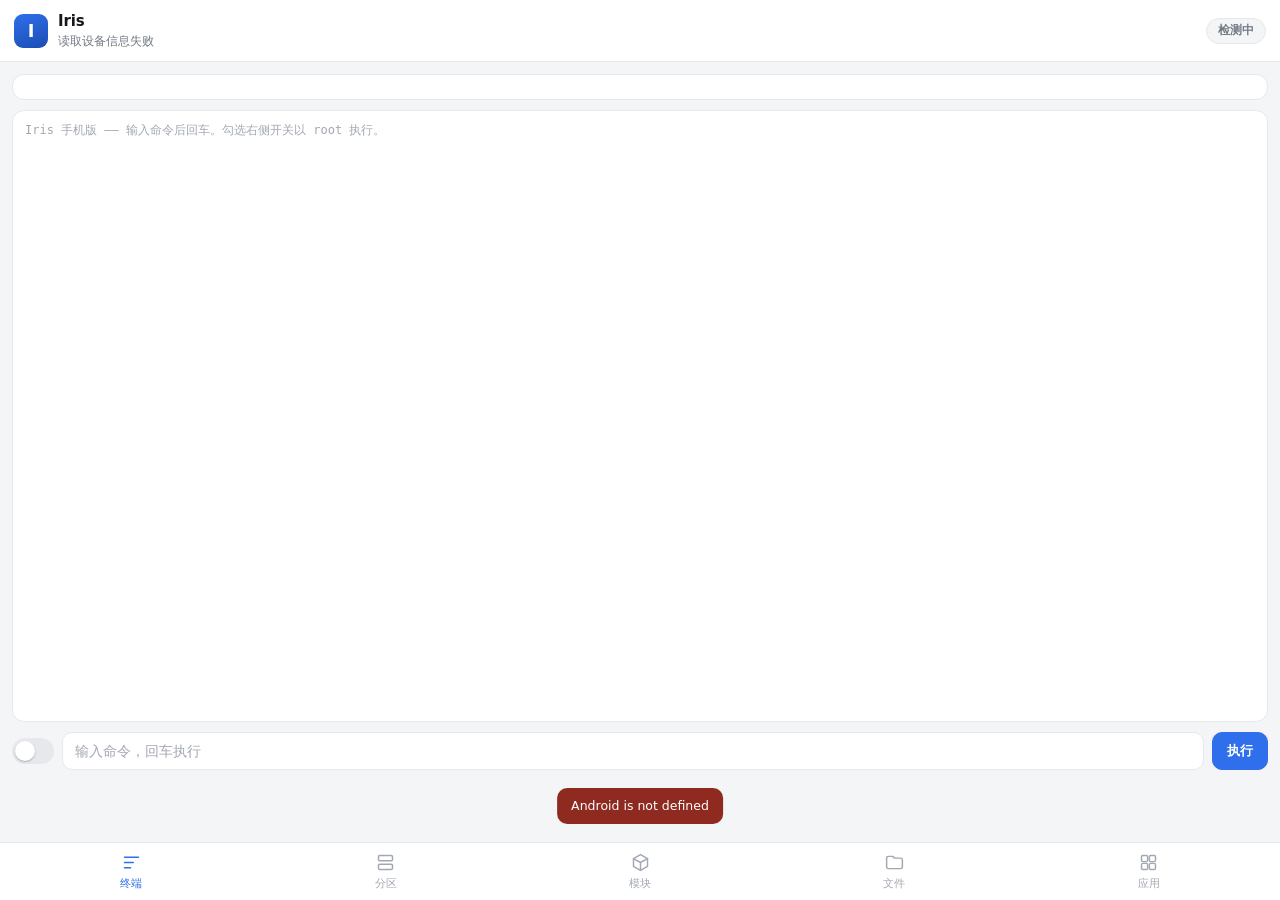
<file: android/assets/index.html>
<!DOCTYPE html>
<html lang="zh-CN">
<head>
<meta charset="utf-8">
<meta name="viewport" content="width=device-width, initial-scale=1, maximum-scale=1, user-scalable=no, viewport-fit=cover">
<title>Iris</title>
<link rel="stylesheet" href="style.css">
</head>
<body>

<header class="topbar">
  <div class="tb-left">
    <div class="logo">I</div>
    <div class="tb-text">
      <div class="tb-title">Iris <span class="ver" id="ver"></span></div>
      <div class="tb-sub" id="devline">正在读取设备…</div>
    </div>
  </div>
  <button class="pill" id="rootPill">检测中</button>
</header>

<main id="main">

  <!-- 终端 -->
  <section class="page active" id="page-terminal">
    <div class="card info-grid" id="infoGrid"></div>
    <div class="term" id="termOut"></div>
    <div class="term-bar">
      <label class="switch"><input type="checkbox" id="termRoot"><span></span></label>
      <input class="input mono" id="termCmd" placeholder="输入命令，回车执行" autocomplete="off" autocapitalize="off" spellcheck="false">
      <button class="btn primary" id="termRun">执行</button>
    </div>
  </section>

  <!-- 分区 -->
  <section class="page" id="page-parts">
    <div class="toolbar">
      <input class="input" id="partFilter" placeholder="筛选分区" spellcheck="false">
      <button class="btn" id="partRefresh">刷新</button>
    </div>
    <p class="hint">备份直接写进应用目录；还原会覆盖分区，务必看清名字。</p>
    <div id="partList" class="list"></div>
  </section>

  <!-- 模块 -->
  <section class="page" id="page-modules">
    <div class="toolbar">
      <button class="btn" id="modRefresh">刷新</button>
      <button class="btn primary" id="modInstall">安装 zip</button>
    </div>
    <p class="hint" id="modManager">正在读取模块…</p>
    <div id="modList" class="list"></div>
  </section>

  <!-- 文件 -->
  <section class="page" id="page-files">
    <div class="pathbar">
      <button class="icon-btn" id="fileUp" title="上级">↑</button>
      <input class="input mono" id="filePath" value="/sdcard" spellcheck="false" autocomplete="off">
      <button class="btn" id="fileGo">打开</button>
    </div>
    <div class="toolbar" style="margin-top:8px">
      <label class="chk"><input type="checkbox" id="fileRoot"> 以 root 浏览</label>
      <button class="btn" id="fileHome">/sdcard</button>
      <button class="btn" id="fileData">/data</button>
    </div>
    <div id="fileList" class="list"></div>
  </section>

  <!-- 应用 -->
  <section class="page" id="page-apps">
    <div class="toolbar">
      <button class="btn" id="appThird">第三方</button>
      <button class="btn" id="appAll">全部</button>
      <input class="input" id="appFilter" placeholder="筛选包名" spellcheck="false">
    </div>
    <div id="appList" class="list"></div>
  </section>

</main>

<nav class="tabbar" id="tabbar">
  <button class="tab active" data-page="terminal">
    <svg viewBox="0 0 24 24"><path d="M4 6h16M4 12h10M4 18h7"/></svg><span>终端</span>
  </button>
  <button class="tab" data-page="parts">
    <svg viewBox="0 0 24 24"><rect x="4" y="4" width="16" height="6" rx="1.5"/><rect x="4" y="14" width="16" height="6" rx="1.5"/></svg><span>分区</span>
  </button>
  <button class="tab" data-page="modules">
    <svg viewBox="0 0 24 24"><path d="M12 3l8 4.5v9L12 21l-8-4.5v-9L12 3z"/><path d="M12 12l8-4.5M12 12L4 7.5M12 12v9"/></svg><span>模块</span>
  </button>
  <button class="tab" data-page="files">
    <svg viewBox="0 0 24 24"><path d="M3 7a2 2 0 012-2h5l2 2h7a2 2 0 012 2v8a2 2 0 01-2 2H5a2 2 0 01-2-2V7z"/></svg><span>文件</span>
  </button>
  <button class="tab" data-page="apps">
    <svg viewBox="0 0 24 24"><rect x="4" y="4" width="7" height="7" rx="1.5"/><rect x="13" y="4" width="7" height="7" rx="1.5"/><rect x="4" y="13" width="7" height="7" rx="1.5"/><rect x="13" y="13" width="7" height="7" rx="1.5"/></svg><span>应用</span>
  </button>
</nav>

<div class="toast" id="toast"></div>

<div class="modal-mask hidden" id="modalMask">
  <div class="modal">
    <h3 id="modalTitle">确认</h3>
    <p id="modalText"></p>
    <div class="modal-btns">
      <button class="btn" id="modalCancel">取消</button>
      <button class="btn danger" id="modalOk">确认</button>
    </div>
  </div>
</div>

<script src="app.js"></script>
</body>
</html>
</file>
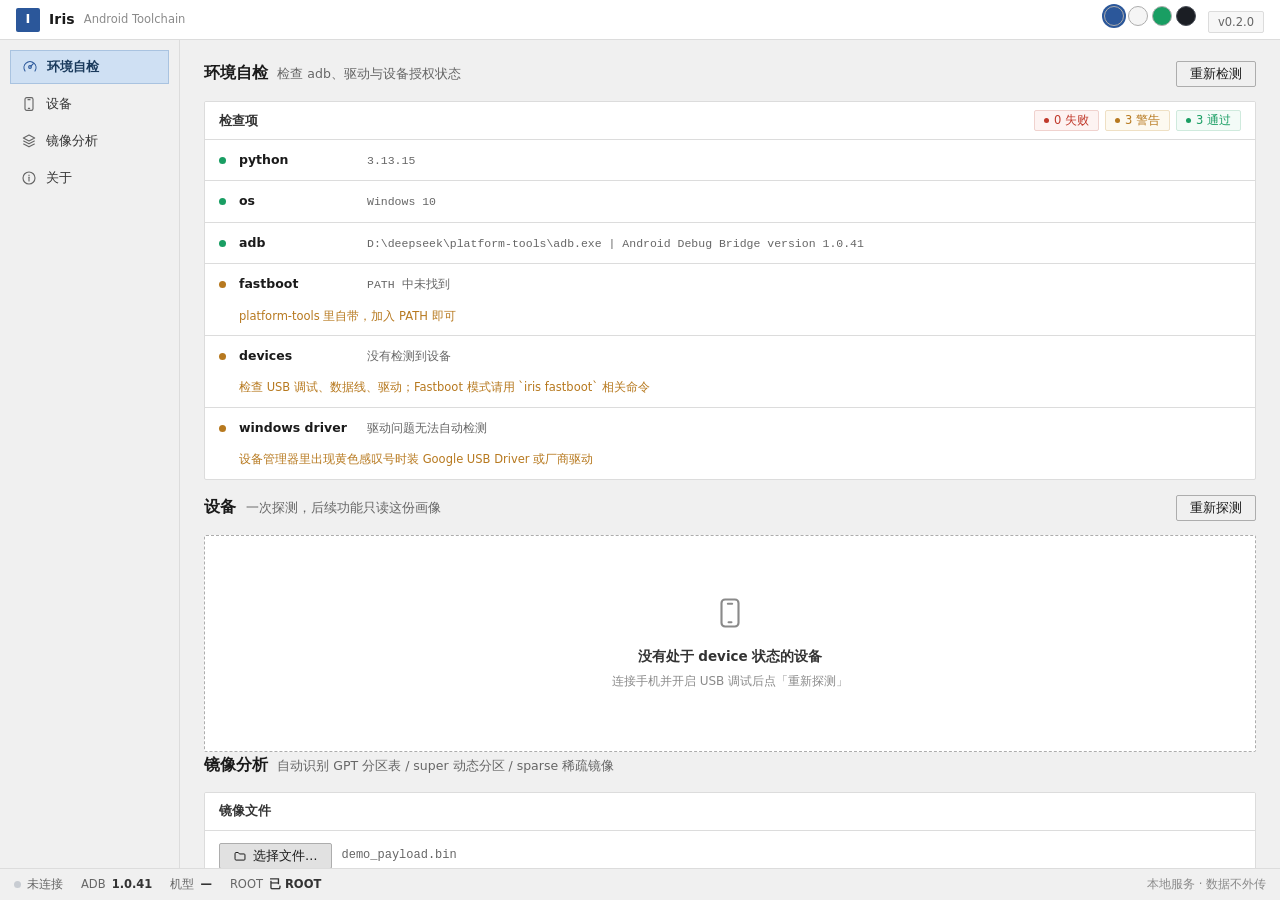
<file: Iris-快照.html>
<!DOCTYPE html>
<html lang="zh-CN">
<head>
<meta charset="utf-8">
<meta name="viewport" content="width=device-width, initial-scale=1">
<title>Iris · Android Toolchain</title>
<style>
:root {
  --bg: #f6f7f8;
  --panel: #ffffff;
  --panel-2: #fafbfb;
  --line: #ebedef;
  --line-2: #dcdfe3;
  --text: #1f2328;
  --text-2: #3d434b;
  --muted: #6b7280;
  --dim: #9aa1a9;
  --accent: #199e63;
  --accent-hover: #148a55;
  --accent-weak: #eaf7f0;
  --accent-line: #c9e9d8;
  --ok: #199e63;
  --warn: #b7791f;
  --fail: #c0392b;
  --mono: "Cascadia Mono", Consolas, "Courier New", monospace;
}

* { box-sizing: border-box; margin: 0; padding: 0; }
html, body { height: 100%; }

body {
  background: var(--bg);
  color: var(--text);
  font-family: "Microsoft YaHei UI", "Microsoft YaHei", "Segoe UI", system-ui, sans-serif;
  font-size: 13px;
  line-height: 1.6;
  -webkit-font-smoothing: antialiased;
}

code, .mono { font-family: var(--mono); font-size: .94em; }
.hidden { display: none !important; }

.app { display: flex; flex-direction: column; height: 100vh; }

/* ---------------- 标题栏 ---------------- */
.titlebar {
  height: 48px; flex: none;
  display: flex; align-items: center; gap: 10px;
  padding: 0 16px;
  background: var(--panel);
  border-bottom: 1px solid var(--line);
}
.tb-brand { display: flex; align-items: center; gap: 9px; }
.tb-logo {
  width: 24px; height: 24px; border-radius: 6px;
  background: var(--accent); color: #fff;
  display: grid; place-items: center;
  font-size: 13px; font-weight: 700;
}
.tb-name { font-size: 14px; font-weight: 700; letter-spacing: .01em; }
.tb-sub { font-size: 11.5px; color: var(--dim); }
.tb-right { margin-left: auto; }
.tb-chip {
  height: 22px; padding: 0 9px; display: inline-flex; align-items: center;
  border-radius: 11px; font-size: 11.5px; color: var(--muted);
  background: var(--panel-2); border: 1px solid var(--line);
}

/* ---------------- 主体 ---------------- */
.body { flex: 1; display: flex; min-height: 0; }

.side {
  width: 180px; flex: none;
  background: var(--panel);
  border-right: 1px solid var(--line);
  padding: 10px 10px;
  display: flex; flex-direction: column; gap: 3px;
}

.nav {
  display: flex; align-items: center; gap: 9px;
  height: 38px; padding: 0 11px;
  border: 0; border-radius: 7px;
  background: transparent; color: var(--text-2);
  font: inherit; font-size: 13px; text-align: left; cursor: pointer;
  transition: background .12s, color .12s;
}
.nav svg {
  width: 16px; height: 16px; flex: none;
  fill: none; stroke: currentColor; stroke-width: 1.7;
  stroke-linecap: round; stroke-linejoin: round;
  color: var(--muted);
}
.nav:hover { background: #f3f5f4; }
.nav.active { background: var(--accent-weak); color: var(--accent-hover); font-weight: 600; }
.nav.active svg { color: var(--accent); }

.content { flex: 1; overflow-y: auto; padding: 20px 24px 32px; }

/* ---------------- 页头 ---------------- */
.page-head { display: flex; align-items: baseline; gap: 10px; margin-bottom: 14px; }
h1 { font-size: 16px; font-weight: 700; letter-spacing: -.01em; }
.page-head p { font-size: 12.5px; color: var(--muted); }
.page-head .btn { margin-left: auto; }

/* ---------------- 分组框 ---------------- */
.group {
  background: var(--panel);
  border: 1px solid var(--line);
  border-radius: 8px;
  margin-bottom: 14px;
  overflow: hidden;
}
.group-head {
  min-height: 38px;
  display: flex; align-items: center; gap: 10px;
  padding: 0 14px;
  background: var(--panel);
  border-bottom: 1px solid var(--line);
  font-size: 12.5px; font-weight: 600; color: var(--text-2);
}
.group-head > span:first-child { flex: none; }
.group-note { font-size: 12px; font-weight: 400; color: var(--muted); }
.group-chips { margin-left: auto; display: flex; gap: 6px; }

/* 按钮 */
.btn {
  height: 29px; padding: 0 13px;
  display: inline-flex; align-items: center; gap: 6px;
  border-radius: 6px; cursor: pointer;
  border: 1px solid var(--line-2);
  background: var(--panel); color: var(--text-2);
  font: inherit; font-size: 12.5px;
  transition: background .12s, border-color .12s, color .12s, box-shadow .12s;
}
.btn:hover { background: #f6f8f7; border-color: #c8ccd2; }
.btn:active { background: #eff2f0; }
.btn:disabled { opacity: .5; cursor: default; }
.btn-primary {
  background: var(--accent); color: #fff; border-color: var(--accent);
  box-shadow: 0 1px 2px rgba(25, 158, 99, .28);
}
.btn-primary:hover { background: var(--accent-hover); border-color: var(--accent-hover); color: #fff; }
.btn-ico {
  width: 14px; height: 14px; fill: none; stroke: currentColor;
  stroke-width: 1.7; stroke-linecap: round; stroke-linejoin: round;
}

/* ---------------- 检查项 ---------------- */
.chip {
  height: 21px; padding: 0 9px; display: inline-flex; align-items: center; gap: 5px;
  border-radius: 11px; font-size: 11.5px; font-weight: 500;
  border: 1px solid var(--line); background: var(--panel);
  color: var(--muted);
}
.chip i { width: 5px; height: 5px; border-radius: 50%; background: currentColor; }
.chip.ok { color: var(--ok); border-color: #cfeadd; background: #f3fbf7; }
.chip.warn { color: var(--warn); border-color: #efe0c4; background: #fdf9f0; }
.chip.fail { color: var(--fail); border-color: #f0d2ce; background: #fdf3f2; }

.rows { display: block; }
.row {
  display: grid;
  grid-template-columns: 10px 118px 1fr;
  gap: 10px; align-items: baseline;
  padding: 10px 14px;
  border-bottom: 1px solid var(--line);
}
.row:last-child { border-bottom: 0; }
.row:hover { background: var(--panel-2); }
.row .dot { width: 7px; height: 7px; border-radius: 50%; background: var(--dim); margin-top: 5px; }
.row.ok .dot { background: var(--ok); }
.row.warn .dot { background: var(--warn); }
.row.fail .dot { background: var(--fail); }
.row .k { font-size: 12.5px; font-weight: 600; color: var(--text); }
.row .v { font-family: var(--mono); font-size: 11.5px; color: var(--muted); word-break: break-all; }
.row .hint { grid-column: 2 / 4; margin-top: 2px; font-size: 11.5px; color: var(--warn); }

/* ---------------- 字段 ---------------- */
.fields {
  display: grid;
  grid-template-columns: repeat(auto-fill, minmax(240px, 1fr));
}
.field {
  display: flex; align-items: baseline; gap: 10px;
  padding: 10px 14px;
  border-bottom: 1px solid var(--line);
  border-right: 1px solid var(--line);
  min-width: 0;
}
.field em {
  flex: none; width: 72px;
  font-style: normal; font-size: 12px; color: var(--muted);
}
.field b {
  font-size: 12.5px; font-weight: 600; color: var(--text);
  word-break: break-all; font-variant-numeric: tabular-nums;
}

/* ---------------- 表格 ---------------- */
.table-wrap { overflow-x: auto; }
table { width: 100%; border-collapse: collapse; }
th {
  padding: 9px 14px; text-align: left;
  font-size: 11.5px; font-weight: 600; color: var(--muted);
  background: var(--panel-2);
  border-bottom: 1px solid var(--line);
  white-space: nowrap;
}
td {
  padding: 9px 14px; font-size: 12.5px; color: var(--text-2);
  border-bottom: 1px solid var(--line);
  font-variant-numeric: tabular-nums;
}
tbody tr:last-child td { border-bottom: 0; }
tbody tr:hover { background: var(--panel-2); }

/* ---------------- 文件行 / 空态 ---------------- */
.filerow { display: flex; align-items: center; gap: 10px; padding: 12px 14px; }
.path { font-family: var(--mono); font-size: 12px; color: var(--muted); word-break: break-all; }

.empty {
  background: var(--panel);
  border: 1px dashed var(--line-2);
  border-radius: 8px;
  padding: 60px 20px;
  text-align: center;
  color: var(--muted);
}
.empty svg {
  width: 34px; height: 34px; margin-bottom: 10px;
  fill: none; stroke: var(--dim); stroke-width: 1.5;
  stroke-linecap: round; stroke-linejoin: round;
}
.empty b { display: block; font-size: 13.5px; color: var(--text-2); }
.empty span { display: block; margin-top: 4px; font-size: 12px; color: var(--dim); }

.tag {
  height: 21px; padding: 0 9px; display: inline-flex; align-items: center;
  border-radius: 11px; font-size: 11.5px; font-weight: 600;
  color: var(--accent-hover); background: var(--accent-weak);
  border: 1px solid var(--accent-line);
}

.meta { padding: 10px 14px; font-size: 12px; color: var(--muted); border-bottom: 1px solid var(--line); }
.meta b { color: var(--text-2); font-weight: 600; }

.alert {
  padding: 10px 14px; border-radius: 8px; font-size: 12.5px; white-space: pre-wrap;
  background: #fdf3f2; border: 1px solid #f0d2ce; color: var(--fail);
}

/* ---------------- 状态栏 ---------------- */
.statusbar {
  height: 32px; flex: none;
  display: flex; align-items: center; gap: 18px;
  padding: 0 14px;
  background: var(--panel);
  border-top: 1px solid var(--line);
  font-size: 11.5px; color: var(--muted);
}
.sb { display: inline-flex; align-items: center; gap: 6px; white-space: nowrap; }
.sb b { color: var(--text-2); font-weight: 600; }
.sb-grow { flex: 1; }
.sb-dim { color: var(--dim); }
.led { width: 7px; height: 7px; border-radius: 50%; background: #c8ccd2; }
.led.on { background: var(--ok); box-shadow: 0 0 0 3px rgba(25, 158, 99, .13); }

/* ---------------- 滚动条 ---------------- */
::-webkit-scrollbar { width: 11px; height: 11px; }
::-webkit-scrollbar-thumb {
  background: #d4d8dd; border: 3px solid transparent;
  background-clip: content-box; border-radius: 8px;
}
::-webkit-scrollbar-thumb:hover { background: #bfc4cb; background-clip: content-box; }

@media (max-width: 780px) {
  .side { width: 56px; padding: 8px 6px; }
  .nav { justify-content: center; padding: 0; }
  .nav span { display: none; }
  .content { padding: 14px 14px 24px; }
  .row { grid-template-columns: 10px 1fr; }
  .row .v { grid-column: 2; }
}

</style>
<style>
/* 主题覆盖层：只改变量 + 个别形状，不改结构 */

/* ---------- 系统灰（Win32 工具风，最接近柚坛/紫罗兰） ---------- */
[data-theme="win"] {
  --bg: #f0f0f0;
  --panel: #ffffff;
  --panel-2: #f7f7f7;
  --line: #dcdcdc;
  --line-2: #adadad;
  --text: #1a1a1a;
  --text-2: #333333;
  --muted: #666666;
  --dim: #8a8a8a;
  --accent: #2b579a;
  --accent-hover: #1f437a;
  --accent-weak: #e8eef7;
  --accent-line: #b9c8de;
}
[data-theme="win"] .titlebar { height: 40px; background: #fff; }
[data-theme="win"] .side { background: #f0f0f0; border-right: 1px solid #dcdcdc; }
[data-theme="win"] .nav { border-radius: 0; height: 34px; }
[data-theme="win"] .nav.active {
  background: #cfe0f3; color: #1a3a5c; font-weight: 600;
  border: 1px solid #a9c3e0;
}
[data-theme="win"] .group,
[data-theme="win"] .btn,
[data-theme="win"] .empty,
[data-theme="win"] .tag,
[data-theme="win"] .chip,
[data-theme="win"] .tb-chip,
[data-theme="win"] .tb-logo,
[data-theme="win"] .stat,
[data-theme="win"] .field,
[data-theme="win"] .alert { border-radius: 2px; box-shadow: none; }
[data-theme="win"] .group-head { background: #fff; }
[data-theme="win"] .btn { background: #f0f0f0; border-color: #adadad; color: #1a1a1a; height: 26px; }
[data-theme="win"] .btn:hover { background: #e5f1fb; border-color: #0078d7; }
[data-theme="win"] .btn-primary {
  background: #e1e1e1; border-color: #adadad; color: #1a1a1a;
}
[data-theme="win"] .btn-primary:hover { background: #e5f1fb; border-color: #0078d7; }
[data-theme="win"] th { background: #f0f0f0; }
[data-theme="win"] .statusbar { background: #f0f0f0; }
[data-theme="win"] .tb-logo { background: #2b579a; }

/* ---------- 素白（极简，黑白灰 + 一点蓝） ---------- */
[data-theme="light"] {
  --bg: #ffffff;
  --panel: #ffffff;
  --panel-2: #fafafa;
  --line: #ececec;
  --line-2: #dcdcdc;
  --text: #111111;
  --text-2: #333333;
  --muted: #767676;
  --dim: #a0a0a0;
  --accent: #111111;
  --accent-hover: #000000;
  --accent-weak: #f4f4f4;
  --accent-line: #e2e2e2;
}
[data-theme="light"] .side { background: #fafafa; }
[data-theme="light"] .tb-logo { background: #111; }
[data-theme="light"] .btn-primary { background: #111; border-color: #111; }
[data-theme="light"] .btn-primary:hover { background: #000; border-color: #000; }

/* ---------- 深夜 ---------- */
[data-theme="dark"] {
  --bg: #14161a;
  --panel: #1b1e24;
  --panel-2: #21252c;
  --line: #2a2f38;
  --line-2: #39404b;
  --text: #e6e8ec;
  --text-2: #c2c7d0;
  --muted: #8b93a0;
  --dim: #6b7280;
  --accent: #4ea1ff;
  --accent-hover: #6fb3ff;
  --accent-weak: #1e2b3d;
  --accent-line: #2f4460;
}
[data-theme="dark"] .side { background: #171a1f; }
[data-theme="dark"] .titlebar,
[data-theme="dark"] .statusbar { background: #1b1e24; }
[data-theme="dark"] .tb-logo { background: #4ea1ff; color: #0b0d10; }
[data-theme="dark"] th { background: #21252c; }
[data-theme="dark"] .row:hover,
[data-theme="dark"] tbody tr:hover { background: #21252c; }
[data-theme="dark"] .btn { background: #21252c; color: var(--text); }
[data-theme="dark"] .alert { background: #2a1d1f; border-color: #4a2b2f; color: #ff9ba4; }

/* ---------- 主题切换按钮 ---------- */
.themes { display: inline-flex; gap: 4px; margin-right: 8px; }
.theme-btn {
  width: 20px; height: 20px; padding: 0; cursor: pointer;
  border-radius: 50%; border: 1px solid var(--line-2);
  transition: transform .12s, box-shadow .12s;
}
.theme-btn:hover { transform: scale(1.12); }
.theme-btn[aria-pressed="true"] { box-shadow: 0 0 0 2px var(--accent); }
.theme-btn[data-t="green"] { background: #199e63; }
.theme-btn[data-t="win"]   { background: #2b579a; }
.theme-btn[data-t="light"] { background: #f5f5f5; }
.theme-btn[data-t="dark"]  { background: #1b1e24; border-color: #4a4f58; }

</style>
<script>window.__IRIS_DATA__ = {"/api/doctor": {"platform": "Windows-10-10.0.19045-SP0", "python": "3.13.15", "checks": [{"name": "python", "status": "ok", "detail": "3.13.15", "hint": ""}, {"name": "os", "status": "ok", "detail": "Windows 10", "hint": ""}, {"name": "adb", "status": "ok", "detail": "D:\\deepseek\\platform-tools\\adb.exe | Android Debug Bridge version 1.0.41", "hint": ""}, {"name": "fastboot", "status": "warn", "detail": "PATH 中未找到", "hint": "platform-tools 里自带，加入 PATH 即可"}, {"name": "devices", "status": "warn", "detail": "没有检测到设备", "hint": "检查 USB 调试、数据线、驱动；Fastboot 模式请用 `iris fastboot` 相关命令"}, {"name": "windows driver", "status": "warn", "detail": "驱动问题无法自动检测", "hint": "设备管理器里出现黄色感叹号时装 Google USB Driver 或厂商驱动"}]}, "/api/info_error": "没有处于 device 状态的设备", "/api/analyze": {"kind": "payload", "payload": {"version": 2, "block_size": 4096, "data_start": 144, "partition_count": 2, "partitions": [{"name": "boot", "size_bytes": 8192, "operation_count": 1, "operations": ["REPLACE"], "extractable": true}, {"name": "system", "size_bytes": 12288, "operation_count": 1, "operations": ["REPLACE"], "extractable": true}]}}};</script>
</head>
<body data-theme="win">
<svg width="0" height="0" style="position:absolute" aria-hidden="true">
  <symbol id="i-gauge" viewBox="0 0 24 24"><path d="M12 14a2 2 0 1 0 0-4 2 2 0 0 0 0 4Z"/><path d="M13.4 10.6 17 7"/><path d="M4.5 18a9 9 0 1 1 15 0"/></symbol>
  <symbol id="i-phone" viewBox="0 0 24 24"><rect x="6" y="2.5" width="12" height="19" rx="2.5"/><path d="M10.5 5.5h3"/><path d="M11 18.5h2"/></symbol>
  <symbol id="i-layers" viewBox="0 0 24 24"><path d="m12 3 8.5 4.5L12 12 3.5 7.5 12 3Z"/><path d="m4 12 8 4.3 8-4.3"/><path d="m4 16.5 8 4.3 8-4.3"/></symbol>
  <symbol id="i-info" viewBox="0 0 24 24"><circle cx="12" cy="12" r="9"/><path d="M12 11v5.5"/><path d="M12 7.6v.9"/></symbol>
  <symbol id="i-folder" viewBox="0 0 24 24"><path d="M3.5 7.5A1.5 1.5 0 0 1 5 6h4l2 2.5h8A1.5 1.5 0 0 1 20.5 10v7.5A1.5 1.5 0 0 1 19 19H5a1.5 1.5 0 0 1-1.5-1.5Z"/></symbol>
</svg>

<div class="app">
  <header class="titlebar">
    <div class="tb-brand">
      <span class="tb-logo">I</span>
      <span class="tb-name">Iris</span>
      <span class="tb-sub">Android Toolchain</span>
    </div>
    <div class="tb-right">
      <span class="themes" id="themes">
        <button class="theme-btn" data-t="win" title="系统灰"></button>
        <button class="theme-btn" data-t="light" title="素白"></button>
        <button class="theme-btn" data-t="green" title="绿"></button>
        <button class="theme-btn" data-t="dark" title="深夜"></button>
      </span>
      <span class="tb-chip" id="tb-version">v0.2.0</span>
    </div>
  </header>

  <div class="body">
    <nav class="side">
      <button class="nav active" data-view="doctor"><svg><use href="#i-gauge"/></svg><span>环境自检</span></button>
      <button class="nav" data-view="device"><svg><use href="#i-phone"/></svg><span>设备</span></button>
      <button class="nav" data-view="image"><svg><use href="#i-layers"/></svg><span>镜像分析</span></button>
      <button class="nav" data-view="about"><svg><use href="#i-info"/></svg><span>关于</span></button>
    </nav>

    <main class="content">
      <!-- 环境自检 -->
      <section class="view active" id="view-doctor">
        <div class="page-head">
          <h1>环境自检</h1>
          <p>检查 adb、驱动与设备授权状态</p>
          <button class="btn" id="btn-doctor">重新检测</button>
        </div>

        <div class="group">
          <div class="group-head">
            <span>检查项</span>
            <span class="group-chips" id="doctor-chips"><span class="chip fail"><i></i>0 失败</span><span class="chip warn"><i></i>3 警告</span><span class="chip ok"><i></i>3 通过</span></span>
          </div>
          <div class="rows" id="doctor-list"><div class="row ok"><i class="dot"></i><div class="k">python</div><div class="v">3.13.15</div></div><div class="row ok"><i class="dot"></i><div class="k">os</div><div class="v">Windows 10</div></div><div class="row ok"><i class="dot"></i><div class="k">adb</div><div class="v">D:\deepseek\platform-tools\adb.exe | Android Debug Bridge version 1.0.41</div></div><div class="row warn"><i class="dot"></i><div class="k">fastboot</div><div class="v">PATH 中未找到</div><div class="hint">platform-tools 里自带，加入 PATH 即可</div></div><div class="row warn"><i class="dot"></i><div class="k">devices</div><div class="v">没有检测到设备</div><div class="hint">检查 USB 调试、数据线、驱动；Fastboot 模式请用 `iris fastboot` 相关命令</div></div><div class="row warn"><i class="dot"></i><div class="k">windows driver</div><div class="v">驱动问题无法自动检测</div><div class="hint">设备管理器里出现黄色感叹号时装 Google USB Driver 或厂商驱动</div></div></div>
        </div>
      </section>

      <!-- 设备 -->
      <section class="view" id="view-device">
        <div class="page-head">
          <h1>设备</h1>
          <p>一次探测，后续功能只读这份画像</p>
          <button class="btn" id="btn-refresh">重新探测</button>
        </div>

        <div id="device-empty" class="empty">
          <svg><use href="#i-phone"/></svg>
          <b>没有处于 device 状态的设备</b>
          <span>连接手机并开启 USB 调试后点「重新探测」</span>
        </div>

        <div id="device-content" class="hidden">
          <div class="group">
            <div class="group-head"><span>基本信息</span></div>
            <div class="fields" id="device-fields"></div>
          </div>
          <div class="group">
            <div class="group-head"><span>探测明细</span></div>
            <div class="table-wrap" id="probe-table"></div>
          </div>
        </div>
      </section>

      <!-- 镜像分析 -->
      <section class="view" id="view-image">
        <div class="page-head">
          <h1>镜像分析</h1>
          <p>自动识别 GPT 分区表 / super 动态分区 / sparse 稀疏镜像</p>
        </div>

        <div class="group">
          <div class="group-head"><span>镜像文件</span></div>
          <div class="filerow">
            <button class="btn btn-primary" id="pick"><svg class="btn-ico"><use href="#i-folder"/></svg>选择文件…</button>
            <span class="path" id="file-name">demo_payload.bin</span>
          </div>
        </div>

        <div id="image-result">
          <div class="group">
            <div class="group-head">
              <span>分析结果</span>
              <span class="tag" id="image-kind">payload.bin</span>
              <span class="group-note" id="image-name">demo_payload.bin</span>
            </div>
            <div id="image-body"><p class="meta">payload 版本 <b>2</b> · 块 <b>4096B</b> · <b>2</b> 个分区</p><div class="table-wrap"><table><thead><tr><th>分区</th><th>解包后大小</th><th>操作数</th><th>类型</th></tr></thead><tbody><tr><td class="mono">boot</td><td>8.0KiB</td><td style="color:var(--muted)">1</td><td style="color:var(--muted)">REPLACE</td></tr><tr><td class="mono">system</td><td>12.0KiB</td><td style="color:var(--muted)">1</td><td style="color:var(--muted)">REPLACE</td></tr></tbody></table></div></div>
          </div>
        </div>

        <div id="image-error" class="alert hidden"></div>
      </section>

      <!-- 关于 -->
      <section class="view" id="view-about">
        <div class="page-head">
          <h1>关于</h1>
          <p>核心库与界面完全分离，CLI 和这个页面用的是同一套代码</p>
        </div>
        <div class="group">
          <div class="group-head"><span>软件信息</span></div>
          <div class="fields" id="about-fields"><div class="field"><em>版本</em><b>v0.2.0</b></div><div class="field"><em>许可证</em><b>GPL-3.0</b></div><div class="field"><em>运行时</em><b>Python 标准库，无第三方依赖</b></div><div class="field"><em>数据</em><b>全程本地处理，不上传</b></div><div class="field"><em>第三方二进制</em><b>不打包</b></div><div class="field"><em>前端</em><b>单页 HTML/CSS/JS + http.server</b></div></div>
        </div>
      </section>
    </main>
  </div>

  <footer class="statusbar">
    <span class="sb"><i class="led" id="sb-led"></i><span id="sb-device">未连接</span></span>
    <span class="sb">ADB <b id="sb-adb">—</b></span>
    <span class="sb">机型 <b id="sb-model">—</b></span>
    <span class="sb">ROOT <b id="sb-root">—</b></span>
    <span class="sb-grow"></span>
    <span class="sb sb-dim" id="sb-note">本地服务 · 数据不外传</span>
  </footer>
</div>

<div id="boot-error" class="alert hidden" style="margin:12px 16px 0"></div>

<script>
  window.addEventListener("error", function (e) {
    var box = document.getElementById("boot-error");
    if (!box) return;
    box.classList.remove("hidden");
    box.textContent = "页面脚本出错，部分交互不可用：" + (e.message || e);
  });
</script>
<script>window.__IRIS_TOKEN__ = "snapshot";</script>
<input type="file" id="file" hidden>
<script>
const TOKEN = window.__IRIS_TOKEN__;
const EMBED = window.__IRIS_DATA__ || null;   // 单文件快照模式

async function api(path, options = {}) {
  if (EMBED) {
    const key = path.split("?")[0];
    if (EMBED[key] !== undefined) return EMBED[key];
    if (key === "/api/info" && EMBED["/api/info_error"]) throw new Error(EMBED["/api/info_error"]);
    throw new Error("这是导出的静态快照：该功能需要本地服务（双击 启动.bat）");
  }
  const res = await fetch(path, {
    ...options,
    headers: { "X-Iris-Token": TOKEN, ...(options.headers || {}) },
  });
  const text = await res.text();
  let data;
  try { data = JSON.parse(text); } catch { data = { error: text }; }
  if (!res.ok) throw new Error(data.error || `HTTP ${res.status}`);
  return data;
}

const $ = (sel) => document.querySelector(sel);
const esc = (s) => String(s ?? "").replace(/[&<>"]/g, (c) => ({ "&": "&amp;", "<": "&lt;", ">": "&gt;", '"': "&quot;" }[c]));

function human(n) {
  const units = ["B", "KiB", "MiB", "GiB", "TiB"];
  let v = n, i = 0;
  while (v >= 1024 && i < units.length - 1) { v /= 1024; i++; }
  return (i === 0 ? v : v.toFixed(1)) + units[i];
}

/* ---------- 导航 ---------- */
document.querySelectorAll(".nav").forEach((btn) => {
  btn.addEventListener("click", () => {
    document.querySelectorAll(".nav").forEach((b) => b.classList.remove("active"));
    document.querySelectorAll(".view").forEach((v) => v.classList.remove("active"));
    btn.classList.add("active");
    $("#view-" + btn.dataset.view).classList.add("active");
    if (btn.dataset.view === "device") loadDevice(false);
  });
});

/* ---------- 状态栏 ---------- */
function setStatus({ connected, model, root, adb }) {
  $("#sb-led").classList.toggle("on", !!connected);
  $("#sb-device").textContent = connected ? "已连接" : "未连接";
  if (model !== undefined) $("#sb-model").textContent = model || "—";
  if (root !== undefined) $("#sb-root").textContent = root ? "已 ROOT" : "未 ROOT";
  if (adb !== undefined) $("#sb-adb").textContent = adb || "—";
}

/* ---------- 环境自检 ---------- */
async function loadDoctor() {
  const list = $("#doctor-list");
  const chips = $("#doctor-chips");
  list.innerHTML = '<div class="row"><i class="dot"></i><div class="k">检测中</div><div class="v"></div></div>';
  chips.innerHTML = "";

  try {
    const data = await api("/api/doctor");
    const n = (s) => data.checks.filter((c) => c.status === s).length;

    chips.innerHTML = [
      `<span class="chip fail"><i></i>${n("fail")} 失败</span>`,
      `<span class="chip warn"><i></i>${n("warn")} 警告</span>`,
      `<span class="chip ok"><i></i>${n("ok")} 通过</span>`,
    ].join("");

    list.innerHTML = data.checks.map((c) => `
      <div class="row ${c.status}">
        <i class="dot"></i>
        <div class="k">${esc(c.name)}</div>
        <div class="v">${esc(c.detail)}</div>
        ${c.hint && c.status !== "ok" ? `<div class="hint">${esc(c.hint)}</div>` : ""}
      </div>`).join("");

    const adbCheck = data.checks.find((c) => c.name === "adb");
    const m = adbCheck && adbCheck.detail.match(/version\s+([\d.]+)/i);
    setStatus({
      connected: data.checks.some((c) => c.name.startsWith("device ") && c.status === "ok"),
      adb: m ? m[1] : (adbCheck && adbCheck.status === "ok" ? "已就绪" : "未找到"),
    });
  } catch (e) {
    chips.innerHTML = '<span class="chip fail"><i></i>检测失败</span>';
    list.innerHTML = `<div class="row fail"><i class="dot"></i><div class="k">错误</div>
      <div class="v">${esc(e.message)}</div></div>`;
  }
}

/* ---------- 设备 ---------- */
const FIELDS = [
  ["序列号", (p) => p.serial],
  ["机型", (p) => `${p.brand || ""} ${p.model || ""}`.trim()],
  ["代号", (p) => p.codename],
  ["SoC", (p) => `${p.soc_manufacturer || ""} ${p.soc_model || ""}`.trim()],
  ["系统", (p) => `Android ${p.android_release || "?"} · SDK ${p.sdk || "?"}`],
  ["架构", (p) => p.abi],
  ["安全补丁", (p) => p.security_patch],
  ["槽位", (p) => (p.ab_update ? `A/B（${p.slot_suffix || "?"}）` : "单槽位")],
  ["ROOT", (p) => (p.root ? "是" : "否")],
  ["by-name 根", (p) => p.by_name_root || "未探测到"],
  ["块设备", (p) => p.block_device || "未知"],
  ["已知分区", (p) => (p.partitions ? `${Object.keys(p.partitions).length} 个` : "0")],
];

async function loadDevice(refresh) {
  const empty = $("#device-empty");
  const content = $("#device-content");
  try {
    const p = await api("/api/info" + (refresh ? "?refresh=1" : ""));
    empty.classList.add("hidden");
    content.classList.remove("hidden");

    $("#device-fields").innerHTML = FIELDS.map(([label, get]) =>
      `<div class="field"><em>${esc(label)}</em><b>${esc(get(p) || "—")}</b></div>`).join("");

    const rows = (p.probes || []).map((pr) => `
      <tr><td class="mono">${esc(pr.name)}</td>
          <td>${pr.ok ? '<span style="color:var(--ok)">✓</span>' : '<span style="color:var(--fail)">✗</span>'}</td>
          <td class="mono" style="color:var(--muted)">${esc(pr.evidence)}</td></tr>`).join("");

    $("#probe-table").innerHTML = `
      <table><thead><tr><th>探测项</th><th>结果</th><th>证据</th></tr></thead>
      <tbody>${rows}</tbody></table>`;

    setStatus({ connected: true, model: p.model || "—", root: !!p.root });
  } catch (e) {
    setStatus({ connected: false, model: "—", root: "—" });
    content.classList.add("hidden");
    empty.classList.remove("hidden");
    empty.querySelector("b").textContent = e.message;
  }
}

/* ---------- 镜像分析 ---------- */
const fileInput = $("#file");

$("#pick").addEventListener("click", () => fileInput.click());
fileInput.addEventListener("change", () => fileInput.files[0] && upload(fileInput.files[0]));

// 整窗口拖放
["dragenter", "dragover"].forEach((ev) => window.addEventListener(ev, (e) => e.preventDefault()));
window.addEventListener("drop", (e) => {
  e.preventDefault();
  const f = e.dataTransfer && e.dataTransfer.files[0];
  if (f) {
    document.querySelector('.nav[data-view="image"]').click();
    upload(f);
  }
});

async function upload(file) {
  const errBox = $("#image-error");
  const result = $("#image-result");

  $("#file-name").textContent = `${file.name} · ${(file.size / 1048576).toFixed(1)} MB`;

  if (EMBED) {
    result.classList.add("hidden");
    errBox.textContent = "静态快照不能解析新文件。要拖拽分析，请双击 启动.bat 启动本地服务。";
    errBox.classList.remove("hidden");
    return;
  }

  errBox.classList.add("hidden");
  $("#image-kind").textContent = "分析中…";
  $("#image-name").textContent = file.name;
  result.classList.remove("hidden");
  $("#image-body").innerHTML = "";

  try {
    const data = await api("/api/upload?name=" + encodeURIComponent(file.name), {
      method: "POST",
      body: file,
      headers: { "Content-Type": "application/octet-stream" },
    });
    renderImage(data);
  } catch (e) {
    $("#image-kind").textContent = "无法识别";
    errBox.textContent = e.message;
    errBox.classList.remove("hidden");
  }
}

async function extractPart(ticket, part, btn) {
  if (!ticket) {
    alert("当前是导出快照，不能提取。请用 Iris.bat 启动本地服务。");
    return;
  }
  const label = btn.textContent;
  btn.disabled = true;
  btn.textContent = "提取中…";
  try {
    const res = await fetch(
      `/api/extract?ticket=${encodeURIComponent(ticket)}&part=${encodeURIComponent(part)}`,
      { headers: { "X-Iris-Token": TOKEN } },
    );
    if (!res.ok) throw new Error((await res.text()).slice(0, 200) || `HTTP ${res.status}`);
    const blob = await res.blob();
    const a = document.createElement("a");
    a.href = URL.createObjectURL(blob);
    a.download = `${part}.img`;
    document.body.appendChild(a);
    a.click();
    a.remove();
    setTimeout(() => URL.revokeObjectURL(a.href), 5000);
    btn.textContent = "已下载";
  } catch (e) {
    btn.textContent = label;
    btn.disabled = false;
    alert("提取失败：" + e.message);
    return;
  }
  setTimeout(() => {
    btn.textContent = label;
    btn.disabled = false;
  }, 2500);
}

function renderImage(data) {
  $("#image-kind").textContent =
    { gpt: "GPT 分区表", lp: "super 元数据", sparse: "sparse 镜像", payload: "payload.bin",
      boot: "boot 镜像", avb: "AVB 签名" }[data.kind] || data.kind;
  const body = $("#image-body");

  if (data.kind === "payload") {
    const p = data.payload;
    const rows = p.partitions.map((x) => `
      <tr><td class="mono">${esc(x.name)}</td><td>${human(x.size_bytes)}</td>
          <td style="color:var(--muted)">${x.operation_count}</td>
          <td style="color:var(--muted)">${esc(x.operations.join(", "))}</td>
          <td>${x.extractable
            ? `<button class="btn" data-part="${esc(x.name)}">提取</button>`
            : '<span style="color:var(--dim)">增量</span>'}</td></tr>`).join("");
    body.innerHTML = `
      <p class="meta">payload 版本 <b>${p.version}</b> · 块 <b>${p.block_size}B</b> ·
         <b>${p.partition_count}</b> 个分区</p>
      <div class="table-wrap"><table>
        <thead><tr><th>分区</th><th>解包后大小</th><th>操作数</th><th>类型</th><th>操作</th></tr></thead>
        <tbody>${rows}</tbody></table></div>`;
    body.querySelectorAll("button[data-part]").forEach((btn) => {
      btn.onclick = () => extractPart(data.ticket, btn.dataset.part, btn);
    });
    return;
  }

  if (data.kind === "gpt") {
    const t = data.table;
    const rows = t.partitions.map((p) => `
      <tr><td style="color:var(--muted)">${p.index}</td><td class="mono">${esc(p.name) || "(未命名)"}</td>
          <td class="mono" style="color:var(--muted)">${p.type.slice(0, 8)}</td>
          <td class="mono">${p.first_lba}</td><td>${human(p.sectors * t.sector_size)}</td></tr>`).join("");
    body.innerHTML = `
      <p class="meta">扇区 <b>${t.sector_size}B</b> · ${t.source === "primary" ? "主表" : "备份表"} ·
         CRC <b>${t.crc_ok ? "通过" : "异常"}</b> · 磁盘 <b>${esc(t.disk_guid)}</b></p>
      <div class="table-wrap"><table>
        <thead><tr><th>#</th><th>名称</th><th>类型</th><th>起始 LBA</th><th>大小</th></tr></thead>
        <tbody>${rows}</tbody></table></div>`;
  }

  if (data.kind === "lp") {
    const m = data.metadata;
    const rows = m.partitions.map((p) => `
      <tr><td class="mono">${esc(p.name)}</td><td>${p.size_human}</td>
          <td style="color:var(--muted)">${p.extent_count}</td>
          <td style="color:var(--muted)">${p.group_index}</td>
          <td>${data.ticket ? `<button class="btn" data-part="${esc(p.name)}">提取</button>` : ""}</td></tr>`).join("");
    body.innerHTML = `
      <p class="meta">版本 <b>${m.header.version}</b> · header <b>${m.header.header_size}B</b> ·
         块大小 <b>${m.geometry.logical_block_size}B</b> · 逻辑容量 <b>${human(m.logical_size)}</b>
         ${m.warnings.length ? ` · <b style="color:var(--warn)">${esc(m.warnings.join("；"))}</b>` : ""}</p>
      <div class="table-wrap"><table>
        <thead><tr><th>分区</th><th>大小</th><th>extent 数</th><th>组</th><th>操作</th></tr></thead>
        <tbody>${rows}</tbody></table></div>`;
    body.querySelectorAll("button[data-part]").forEach((btn) => {
      btn.onclick = () => extractPart(data.ticket, btn.dataset.part, btn);
    });
    return;
  }

  if (data.kind === "boot") {
    const b = data.boot;
    const rows = [
      ["header 版本", `v${b.header_version}`],
      ["头大小", `${b.header_size}B`],
      ["页大小", `${b.page_size}B`],
      ["内核", `${human(b.kernel_size)} @ ${b.kernel_offset}`],
      ["ramdisk", `${human(b.ramdisk_size)} @ ${b.ramdisk_offset}`],
      ["second", human(b.second_size)],
      ["系统版本", b.os_version],
      ["名称", b.name || "—"],
    ].map(([k, v]) => `<div class="field"><em>${esc(k)}</em><b>${esc(v)}</b></div>`).join("");
    body.innerHTML = `
      <div class="fields">${rows}</div>
      <p class="meta" style="border-bottom:0">cmdline：<b>${esc(b.cmdline || "—")}</b>
        ${b.notes.length ? ` · <b style="color:var(--warn)">${esc(b.notes.join("；"))}</b>` : ""}</p>`;
    return;
  }

  if (data.kind === "avb") {
    const a = data.avb;
    const rows = [
      ["版本", a.version],
      ["签名算法", a.algorithm],
      ["flags", `0x${a.flags.toString(16)}`],
      ["dm-verity", a.verity_disabled ? "已关闭" : "启用"],
      ["关闭项", (a.flag_names || []).join(", ") || "无"],
      ["auth / aux", `${a.auth_size}B / ${a.aux_size}B`],
      ["工具版本", a.release_string || "—"],
    ].map(([k, v]) => `<div class="field"><em>${esc(k)}</em><b>${esc(v)}</b></div>`).join("");
    const desc = (a.descriptors || []).map((d) =>
      `<tr><td class="mono">${esc(d.name)}</td><td>${d.size}B</td></tr>`).join("");
    body.innerHTML = `
      <div class="fields">${rows}</div>
      <div class="table-wrap" style="margin-top:10px"><table>
        <thead><tr><th>描述符</th><th>大小</th></tr></thead><tbody>${desc}</tbody></table></div>`;
    return;
  }

  if (data.kind === "sparse") {
    const s = data.info;
    const stats = Object.entries(s.chunk_stats).map(([k, v]) => `${k} ×${v}`).join("，");
    body.innerHTML = `
      <p class="meta">块大小 <b>${s.block_size}B</b> · <b>${s.total_blocks}</b> 块 ·
         展开后 <b>${human(s.expanded_size)}</b> · <b>${s.total_chunks}</b> 个 chunk（${esc(stats)}）</p>`;
  }
}

/* ---------- 关于 ---------- */
$("#about-fields").innerHTML = [
  ["版本", `v${(window.__IRIS_VERSION__ || "0.2.0")}`],
  ["许可证", "GPL-3.0"],
  ["运行时", "Python 标准库，无第三方依赖"],
  ["数据", "全程本地处理，不上传"],
  ["第三方二进制", "不打包"],
  ["前端", "单页 HTML/CSS/JS + http.server"],
].map(([k, v]) => `<div class="field"><em>${esc(k)}</em><b>${esc(v)}</b></div>`).join("");

/* ---------- 主题 ---------- */
const THEMES = ["win", "light", "green", "dark"];

function applyTheme(name) {
  if (!THEMES.includes(name)) name = "win";
  if (name === "green") {
    document.body.removeAttribute("data-theme");
  } else {
    document.body.dataset.theme = name;
  }
  document.querySelectorAll(".theme-btn").forEach((b) =>
    b.setAttribute("aria-pressed", String(b.dataset.t === name)));
  try { localStorage.setItem("iris-theme", name); } catch (e) { /* file:// 可能禁止 */ }
}

document.querySelectorAll(".theme-btn").forEach((b) => {
  b.addEventListener("click", () => applyTheme(b.dataset.t));
});

try {
  applyTheme(localStorage.getItem("iris-theme") || "win");
} catch (e) {
  applyTheme("win");
}

/* ---------- 启动 ---------- */
$("#btn-doctor").addEventListener("click", loadDoctor);
$("#btn-refresh").addEventListener("click", () => loadDevice(true));

loadDoctor();
loadDevice(false);

</script>
</body>
</html>
</file>
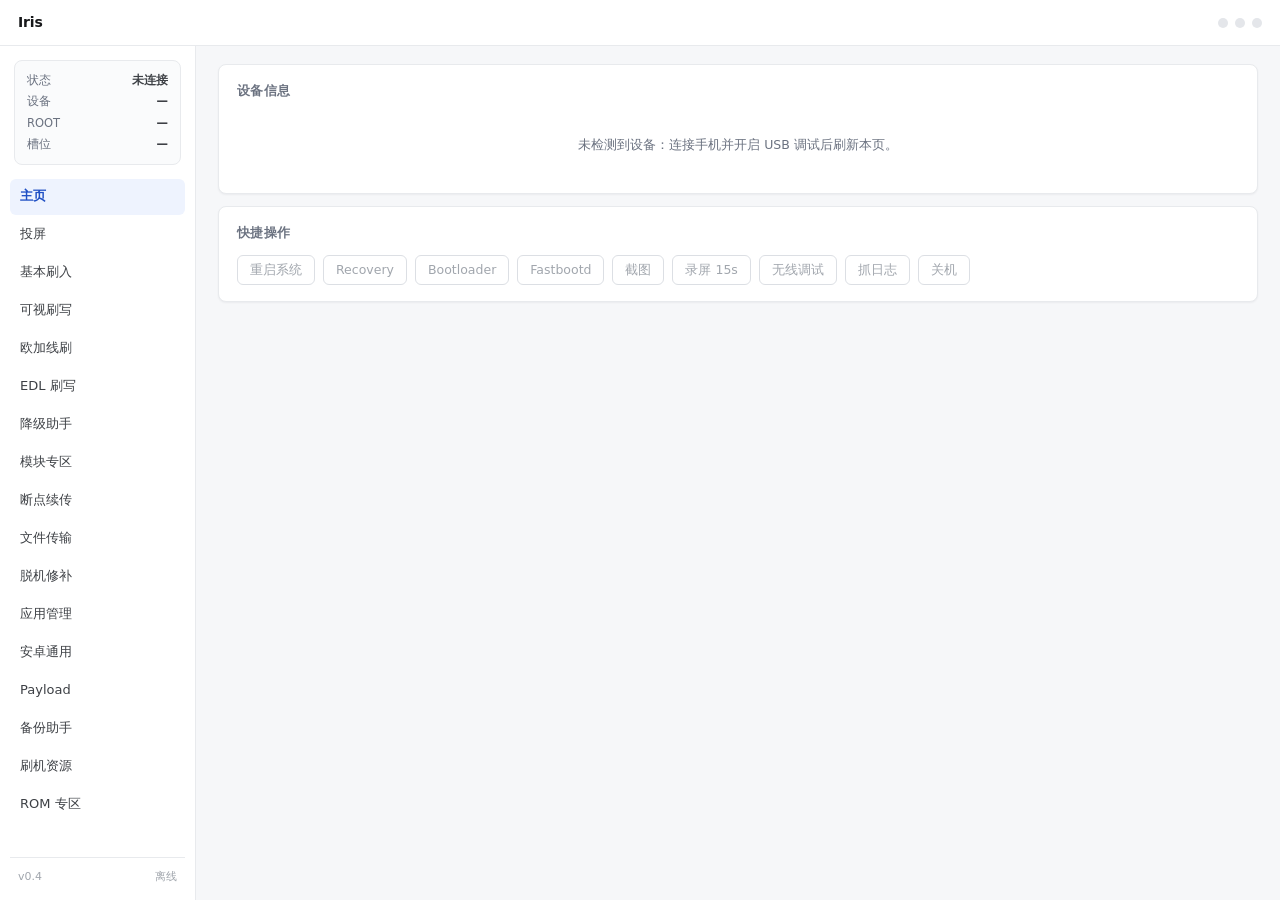
<file: preview.html>
<!DOCTYPE html>
<html lang="zh-CN">
<head>
<meta charset="utf-8">
<meta name="viewport" content="width=device-width, initial-scale=1">
<title>Iris</title>
<style>
:root {
  --bg: #f6f7f9;
  --card: #ffffff;
  --line: #e8eaed;
  --line-2: #dcdfe4;
  --text: #17181a;
  --text-2: #3d4045;
  --muted: #6b7280;
  --dim: #a1a6ad;
  --accent: #2f6feb;
  --accent-soft: #eef3fe;
  --ok: #1f8a54;
  --warn: #a26a12;
  --fail: #b4362b;
  --mono: "Cascadia Mono", Consolas, "Courier New", monospace;
  --r: 8px;
  --shadow: 0 1px 2px rgba(16, 24, 40, .05);
}

* { box-sizing: border-box; margin: 0; padding: 0; }
html, body { height: 100%; }

body {
  background: var(--bg);
  color: var(--text);
  font-family: "Microsoft YaHei UI", "Segoe UI", "Microsoft YaHei", system-ui, sans-serif;
  font-size: 13.5px;
  line-height: 1.6;
  -webkit-font-smoothing: antialiased;
}

code, .mono { font-family: var(--mono); font-size: .92em; }
.hidden { display: none !important; }
.muted { color: var(--muted); }

.app { display: flex; flex-direction: column; height: 100vh; }

/* 顶栏 */
.titlebar {
  height: 46px; flex: none;
  display: flex; align-items: center;
  padding: 0 18px;
  background: var(--card);
  border-bottom: 1px solid var(--line);
}
.tb-title { font-size: 14px; font-weight: 600; letter-spacing: -.01em; }
.tb-right { margin-left: auto; display: flex; gap: 7px; align-items: center; }
.tb-dot { width: 10px; height: 10px; border-radius: 50%; background: #e4e6ea; }

.body { flex: 1; display: flex; min-height: 0; }

/* 侧栏 */
.side {
  width: 196px; flex: none;
  background: var(--card);
  border-right: 1px solid var(--line);
  display: flex; flex-direction: column;
  padding: 14px 10px;
}
.brand { display: none; }

.devsum {
  display: grid; grid-template-columns: auto 1fr; gap: 3px 10px;
  margin: 0 4px 14px;
  padding: 10px 12px;
  background: #fafbfc;
  border: 1px solid var(--line);
  border-radius: var(--r);
  font-size: 11.5px;
}
.devsum dt { color: var(--muted); }
.devsum dd {
  text-align: right; color: var(--text-2); font-weight: 600;
  overflow: hidden; text-overflow: ellipsis; white-space: nowrap;
}

nav { display: flex; flex-direction: column; gap: 2px; }
.nav {
  display: flex; align-items: center; gap: 9px;
  height: 36px; padding: 0 10px;
  border: 0; border-radius: 6px;
  background: transparent; color: var(--text-2);
  font: inherit; font-size: 13px; text-align: left; cursor: pointer;
  transition: background .12s, color .12s;
}
.nav svg {
  width: 15px; height: 15px; flex: none;
  fill: none; stroke: currentColor; stroke-width: 1.7;
  stroke-linecap: round; stroke-linejoin: round;
  color: var(--dim);
}
.nav:hover { background: #f3f4f6; }
.nav.active { background: var(--accent-soft); color: #1f4fc4; font-weight: 600; }
.nav.active svg { color: var(--accent); }

.side-foot {
  margin-top: auto; padding: 10px 8px 0;
  border-top: 1px solid var(--line);
  font-size: 11px; color: var(--dim);
  display: flex; justify-content: space-between;
}

/* 内容 */
.main { flex: 1; overflow-y: auto; padding: 18px 22px 40px; }

.view { display: none; }
.view.active { display: block; }

.cards {
  display: grid;
  grid-template-columns: repeat(3, minmax(0, 1fr));
  gap: 12px;
  max-width: 1180px;
}
.card {
  background: var(--card);
  border: 1px solid var(--line);
  border-radius: var(--r);
  box-shadow: var(--shadow);
  padding: 18px 20px;
  min-width: 0;
}
.card.span2 { grid-column: span 2; }
.card.span3 { grid-column: span 3; }
.card.span4 { grid-column: span 3; }

.card h2 {
  font-size: 13px; font-weight: 600; color: var(--muted);
  letter-spacing: .02em;
  margin-bottom: 14px;
}
.card h2 .sub { font-size: 12px; font-weight: 400; color: var(--dim); margin-left: 6px; }
.card-head {
  display: flex; align-items: center; justify-content: space-between;
  margin-bottom: 14px;
}
.card-head h2 { margin-bottom: 0; }

/* 设备信息 */
.kv2 { display: grid; grid-template-columns: 1fr 1fr; gap: 0 32px; }
.kv2 .row2 {
  display: flex; justify-content: space-between; gap: 12px;
  padding: 7px 0; font-size: 12.5px;
  border-bottom: 1px solid #f4f5f7;
}
.kv2 .row2:nth-last-child(-n+2) { border-bottom: 0; }
.kv2 .k { color: var(--muted); flex: none; }
.kv2 .v {
  color: var(--text); font-weight: 500; text-align: right;
  overflow: hidden; text-overflow: ellipsis; white-space: nowrap;
}

/* 电池/存储 */
.rings { display: flex; gap: 20px; }
.ring { flex: 1; }
.ring .dial {
  position: relative; width: 100%; height: 6px;
  background: linear-gradient(90deg, var(--accent) calc(var(--pct) * 1%), #eef0f3 0);
  border-radius: 3px; margin-bottom: 10px;
}
.ring .dial::after { display: none; }
.ring .num { font-size: 20px; font-weight: 600; letter-spacing: -.02em; }
.ring .cap { font-size: 11.5px; color: var(--muted); margin-top: 2px; }

/* 按钮 */
.acts { display: flex; flex-wrap: wrap; gap: 8px; }
.act, .btn {
  display: inline-flex; align-items: center; gap: 6px;
  height: 30px; padding: 0 12px;
  border: 1px solid var(--line-2); border-radius: 6px;
  background: var(--card); color: var(--text-2);
  font: inherit; font-size: 12.5px; cursor: pointer;
  transition: border-color .12s, background .12s, color .12s;
}
.act:hover, .btn:hover { border-color: var(--accent); color: var(--accent); background: var(--accent-soft); }
.act:disabled { color: var(--dim); cursor: default; }
.act svg, .btn-ico {
  width: 14px; height: 14px; fill: none; stroke: currentColor;
  stroke-width: 1.7; stroke-linecap: round; stroke-linejoin: round;
}
.btn-primary { background: var(--accent); border-color: var(--accent); color: #fff; }
.btn-primary:hover { background: #1f5bd0; border-color: #1f5bd0; color: #fff; }

/* 检查项 */
.rows { display: block; }
.row {
  display: grid; grid-template-columns: 9px 110px 1fr;
  gap: 12px; align-items: baseline;
  padding: 6px 0; font-size: 12.5px;
  border-bottom: 1px solid #f4f5f7;
}
.row:last-child { border-bottom: 0; }
.row .dot { width: 7px; height: 7px; border-radius: 50%; background: var(--dim); margin-top: 4px; }
.row.ok .dot { background: var(--ok); }
.row.warn .dot { background: var(--warn); }
.row.fail .dot { background: var(--fail); }
.row .k { color: var(--text); }
.row .v { font-family: var(--mono); font-size: 11.5px; color: var(--muted); word-break: break-all; }
.row .hint { grid-column: 2 / 4; font-size: 11.5px; color: var(--warn); }

.chips { display: flex; gap: 12px; font-size: 12px; color: var(--muted); }
.chip { display: inline-flex; align-items: center; gap: 5px; }
.chip i { width: 6px; height: 6px; border-radius: 50%; background: currentColor; }
.chip.ok { color: var(--ok); }
.chip.warn { color: var(--warn); }
.chip.fail { color: var(--fail); }

/* 表格 */
.table-wrap { overflow-x: auto; }
table { width: 100%; border-collapse: collapse; }
th {
  padding: 8px 8px; text-align: left;
  font-size: 11.5px; font-weight: 600; color: var(--muted);
  border-bottom: 1px solid var(--line);
  white-space: nowrap;
}
td {
  padding: 9px 8px; font-size: 12.5px; color: var(--text-2);
  border-bottom: 1px solid #f4f5f7;
  font-variant-numeric: tabular-nums;
}
tbody tr:last-child td { border-bottom: 0; }

.filerow { display: flex; align-items: center; gap: 10px; min-height: 30px; }
.path { font-family: var(--mono); font-size: 12px; color: var(--muted); word-break: break-all; }

.input {
  flex: 1; height: 30px; padding: 0 10px;
  border: 1px solid var(--line-2); border-radius: 6px;
  background: var(--card); color: var(--text);
  font-family: var(--mono); font-size: 12.5px;
}
.input:focus { outline: none; border-color: var(--accent); box-shadow: 0 0 0 3px var(--accent-soft); }

.empty { padding: 44px 10px; text-align: center; color: var(--muted); font-size: 13px; }
.empty b { display: block; color: var(--text-2); font-size: 14px; margin-bottom: 4px; }
.empty span { color: var(--dim); font-size: 12.5px; }

.tag {
  height: 22px; padding: 0 9px; display: inline-flex; align-items: center;
  border-radius: 11px; font-size: 11.5px; font-weight: 600;
  color: #1f4fc4; background: var(--accent-soft);
}

.meta { padding: 4px 0 10px; font-size: 12px; color: var(--muted); }
.meta b { color: var(--text-2); font-weight: 600; }

.alert {
  padding: 10px 12px; border: 1px solid #f0d3ce; border-radius: 6px;
  background: #fdf1ef; color: var(--fail); font-size: 12.5px; white-space: pre-wrap;
}

.output {
  margin-top: 10px; max-height: 220px; overflow: auto;
  background: #fafbfc; border: 1px solid var(--line); border-radius: 6px;
  padding: 10px 12px; font-family: var(--mono); font-size: 11.5px;
  color: var(--text-2); white-space: pre-wrap;
}

.about-p { font-size: 12.5px; color: var(--muted); line-height: 1.9; margin-bottom: 14px; }.about-p code { background: #f3f4f6; border-radius: 4px; padding: 1px 5px; }

.toast {
  position: fixed; left: 50%; bottom: 24px; transform: translateX(-50%);
  background: #1f2226; color: #fff; padding: 8px 16px;
  border-radius: 8px; font-size: 12.5px; z-index: 60;
  box-shadow: 0 8px 24px -10px rgba(0, 0, 0, .5);
}
.toast.bad { background: #9c2f26; }

::-webkit-scrollbar { width: 11px; height: 11px; }
::-webkit-scrollbar-thumb {
  background: #d3d7dd; border: 3px solid transparent;
  background-clip: content-box; border-radius: 8px;
}

@media (max-width: 1080px) {
  .cards { grid-template-columns: repeat(2, minmax(0, 1fr)); }
  .card.span3, .card.span4 { grid-column: span 2; }
}
@media (max-width: 780px) {
  .side { width: 56px; padding: 12px 6px; }
  .devsum, .nav span, .side-foot { display: none; }
  .nav { justify-content: center; padding: 0; }
  .cards { grid-template-columns: 1fr; }
  .kv2 { grid-template-columns: 1fr; }
}


/* ---------------- 专区面板 ---------------- */
.main { max-width: 1120px; }

.panel {
  background: var(--card);
  border: 1px solid var(--line);
  border-radius: 8px;
  box-shadow: var(--shadow);
  padding: 16px 18px;
  margin-bottom: 12px;
}
.panel-head {
  display: flex; align-items: center; justify-content: space-between;
  margin-bottom: 12px;
}
.panel-head h2 {
  font-size: 12.5px; font-weight: 600; color: var(--muted);
  letter-spacing: .02em;
}

.todo-why { font-size: 12.5px; color: var(--muted); line-height: 1.85; }
.todo-list {
  margin: 10px 0 6px 18px;
  font-size: 12.5px; color: var(--text-2); line-height: 1.95;
}
.empty-inline { padding: 22px 0; text-align: center; color: var(--muted); font-size: 12.5px; }
.nowrap { white-space: nowrap; }

</style>
<script>window.__IRIS_DATA__ = {"/api/doctor": {"platform": "Windows-10-10.0.19045-SP0", "python": "3.13.15", "checks": [{"name": "python", "status": "ok", "detail": "3.13.15", "hint": ""}, {"name": "os", "status": "ok", "detail": "Windows 10", "hint": ""}, {"name": "adb", "status": "ok", "detail": "D:\\deepseek\\platform-tools\\adb.exe | Android Debug Bridge version 1.0.41", "hint": ""}, {"name": "fastboot", "status": "warn", "detail": "PATH 中未找到", "hint": "platform-tools 里自带，加入 PATH 即可"}, {"name": "devices", "status": "warn", "detail": "没有检测到设备", "hint": "检查 USB 调试、数据线、驱动；Fastboot 模式请用 `iris fastboot` 相关命令"}, {"name": "windows driver", "status": "warn", "detail": "驱动问题无法自动检测", "hint": "设备管理器里出现黄色感叹号时装 Google USB Driver 或厂商驱动"}]}, "/api/info_error": "没有处于 device 状态的设备", "/api/analyze": {"kind": "payload", "payload": {"version": 2, "block_size": 4096, "data_start": 144, "partition_count": 2, "partitions": [{"name": "boot", "size_bytes": 8192, "operation_count": 1, "operations": ["REPLACE"], "extractable": true}, {"name": "system", "size_bytes": 12288, "operation_count": 1, "operations": ["REPLACE"], "extractable": true}]}}};</script>
</head>
<body>
<div class="app">
  <header class="titlebar">
    <span class="tb-title">Iris</span>
    <div class="tb-right"><span class="tb-dot"></span><span class="tb-dot"></span><span class="tb-dot"></span></div>
  </header>

  <div class="body">
    <aside class="side">
      <dl class="devsum">
        <dt>状态</dt><dd id="ds-state">未连接</dd>
        <dt>设备</dt><dd id="ds-code">—</dd>
        <dt>ROOT</dt><dd id="ds-root">—</dd>
        <dt>槽位</dt><dd id="ds-slot">—</dd>
      </dl>
      <nav id="nav"></nav>
      <div class="side-foot"><span>v0.4</span><span id="foot-state">离线</span></div>
    </aside>

    <main class="main" id="main"></main>
  </div>
</div>

<div id="boot-error" class="alert hidden" style="margin:12px 16px"></div>
<script>
  window.addEventListener("error", function (e) {
    var box = document.getElementById("boot-error");
    if (!box) return;
    box.classList.remove("hidden");
    box.textContent = "脚本出错：" + (e.message || e);
  });
</script>
<script>window.__IRIS_TOKEN__ = "snapshot";</script>
<input type="file" id="file" hidden>
<script>
const TOKEN = window.__IRIS_TOKEN__;
const EMBED = window.__IRIS_DATA__ || null;

/* ---------------- 基础 ---------------- */
async function api(path, options = {}) {
  if (EMBED) {
    const key = path.split("?")[0];
    if (EMBED[key] !== undefined) return EMBED[key];
    if (key === "/api/info" && EMBED["/api/info_error"]) throw new Error(EMBED["/api/info_error"]);
    throw new Error("静态快照：该功能需要本地服务");
  }
  const res = await fetch(path, {
    ...options,
    headers: { "X-Iris-Token": TOKEN, ...(options.headers || {}) },
  });
  const text = await res.text();
  let data;
  try { data = JSON.parse(text); } catch { data = { error: text }; }
  if (!res.ok) throw new Error(data.error || `HTTP ${res.status}`);
  return data;
}

const $ = (s) => document.querySelector(s);
const esc = (s) => String(s ?? "").replace(/[&<>"]/g, (c) => ({ "&": "&amp;", "<": "&lt;", ">": "&gt;", '"': "&quot;" }[c]));
const human = (n) => {
  const u = ["B", "KiB", "MiB", "GiB", "TiB"];
  let v = n, i = 0;
  while (v >= 1024 && i < u.length - 1) { v /= 1024; i++; }
  return (i === 0 ? v : v.toFixed(1)) + u[i];
};
function toast(msg, bad) {
  const el = document.createElement("div");
  el.className = "toast" + (bad ? " bad" : "");
  el.textContent = msg;
  document.body.appendChild(el);
  setTimeout(() => el.remove(), 3200);
}
const panel = (title, body, extra = "") =>
  `<section class="panel"><div class="panel-head"><h2>${esc(title)}</h2>${extra}</div>${body}</section>`;

/* ---------------- 专区定义（对齐紫罗兰的 17 个入口） ---------------- */
const SECTIONS = [
  { id: "home", name: "主页", render: renderHome },
  { id: "scrcpy", name: "投屏", todo: ["全自动投屏", "虚拟按键", "自定义分辨率 / 帧率", "窗口置顶 / 屏幕常亮"],
    why: "依赖 scrcpy 组件，本仓库不打包第三方二进制。自己放一份 scrcpy.exe 到 tools/ 就能接上。" },
  { id: "flash", name: "基本刷入", todo: ["常规镜像刷入（boot / init_boot）", "解锁 / 回锁指令", "小米官方线刷", "格式化设备", "擦除 FRP", "修复 ADB 异常"],
    why: "写操作需要已解锁 BL 的真机，写错会变砖；没有设备可用于验证，不做半成品。" },
  { id: "visual", name: "可视刷写", render: renderVisual },
  { id: "oplus", name: "欧加线刷", todo: ["普通线刷 / 强力线刷", "AB 通刷", "仅 FastbootD", "修复 Super 真死", "ARB 熔断检测", "售后包模式 / 救砖"],
    why: "同样是写操作，且不同机型的分区布局差异大，需要真机逐台验证。" },
  { id: "edl", name: "EDL 刷写", todo: ["读分区表 / 读 / 写 / 擦", "恢复出厂", "写入 GPT", "格式化 LUN", "备份基带指纹", "强开 OEM"],
    why: "需要 9008 驱动与 firehose 引导文件，且是高危操作。" },
  { id: "downgrade", name: "降级助手", todo: ["OTA 降级", "云端版本解析", "多线程下载 + MD5 校验"],
    why: "依赖 OPPO/一加的私有接口，随时可能失效，也不适合复刻。" },
  { id: "modules", name: "模块专区", todo: ["批量安装 Magisk 模块", "自动识别 ROOT 管理器", "隐藏 ROOT"],
    why: "需要 root 权限与模块源。" },
  { id: "download", name: "断点续传", todo: ["多线程下载", "动态链接续传"],
    why: "依赖厂商下载接口。" },
  { id: "files", name: "文件传输", render: renderFiles },
  { id: "patch", name: "脱机修补", render: renderPatch },
  { id: "apps", name: "应用管理", render: renderApps },
  { id: "common", name: "安卓通用", render: renderCommon },
  { id: "payload", name: "Payload", render: renderPayload },
  { id: "backup", name: "备份助手", todo: ["备份相册 / 视频", "备份通讯录"],
    why: "需要真机，且大批量拉取建议先做传输层限速与断点。" },
  { id: "resources", name: "刷机资源", todo: ["常用刷机文件下载"],
    why: "需要外部下载源。" },
  { id: "rom", name: "ROM 专区", todo: ["卡刷包 / 线刷包 / boot 镜像下载"],
    why: "依赖厂商接口与服务器。" },
];

/* ---------------- 导航 ---------------- */
function buildNav() {
  $("#nav").innerHTML = SECTIONS.map((s, i) =>
    `<button class="nav${i === 0 ? " active" : ""}" data-id="${s.id}">${esc(s.name)}</button>`).join("");
  document.querySelectorAll(".nav").forEach((b) => {
    b.addEventListener("click", () => {
      document.querySelectorAll(".nav").forEach((x) => x.classList.remove("active"));
      b.classList.add("active");
      show(b.dataset.id);
    });
  });
}

async function show(id) {
  const sec = SECTIONS.find((s) => s.id === id);
  const main = $("#main");
  if (!sec) return;
  if (!sec.render) {
    main.innerHTML = panel(sec.name,
      `<p class="todo-why">${esc(sec.why)}</p>
       <ul class="todo-list">${sec.todo.map((t) => `<li>${esc(t)}</li>`).join("")}</ul>
       <p class="meta">这些是该专区的原始功能项，标出来是为了不假装实现。</p>`);
    return;
  }
  main.innerHTML = '<p class="meta">加载中…</p>';
  try {
    await sec.render(main);
  } catch (e) {
    main.innerHTML = `<div class="alert">${esc(e.message)}</div>`;
  }
}

/* ---------------- 主页 ---------------- */
const HOME_FIELDS = [
  ["品牌", (p) => p.brand], ["型号", (p) => p.model], ["代号", (p) => p.codename],
  ["Android", (p) => `${p.android_release || "?"} (SDK ${p.sdk || "?"})`],
  ["SoC", (p) => p.soc_model], ["架构", (p) => p.abi],
  ["安全补丁", (p) => p.security_patch],
  ["槽位", (p) => (p.ab_update ? `A/B ${p.slot_suffix || ""}` : "单槽位")],
  ["ROOT", (p) => (p.root ? "是" : "否")],
  ["by-name 根", (p) => p.by_name_root || "未探测到"],
];

async function renderHome(main) {
  let p = null;
  try { p = await api("/api/info"); } catch (e) { p = null; }

  const info = p
    ? `<div class="kv2">${HOME_FIELDS.map(([k, f]) =>
        `<div class="row2"><span class="k">${esc(k)}</span><span class="v">${esc(f(p) || "—")}</span></div>`).join("")}</div>`
    : `<p class="empty-inline">未检测到设备：连接手机并开启 USB 调试后刷新本页。</p>`;

  const acts = [
    ["reboot_system", "重启系统"], ["reboot_recovery", "Recovery"], ["reboot_bootloader", "Bootloader"],
    ["reboot_fastbootd", "Fastbootd"], ["screenshot", "截图"], ["record", "录屏 15s"],
    ["tcpip", "无线调试"], ["logcat", "抓日志"], ["shutdown", "关机"],
  ].map(([a, n]) => `<button class="act" data-act="${a}" ${p ? "" : "disabled"}>${n}</button>`).join("");

  main.innerHTML = [
    panel("设备信息", info),
    panel("快捷操作", `<div class="acts">${acts}</div><pre class="output hidden" id="action-out"></pre>`),
  ].join("");

  document.querySelectorAll(".act").forEach((b) => {
    b.addEventListener("click", async () => {
      b.disabled = true;
      try {
        const r = await api("/api/device/action?name=" + b.dataset.act);
        toast(r.message, !r.ok);
        if (r.detail) { const o = $("#action-out"); o.textContent = r.detail; o.classList.remove("hidden"); }
      } catch (e) { toast(e.message, true); }
      finally { b.disabled = false; }
    });
  });

  if (p) {
    $("#ds-state").textContent = "已连接";
    $("#ds-code").textContent = p.codename || p.model || "—";
    $("#ds-root").textContent = p.root ? "是" : "否";
    $("#ds-slot").textContent = p.ab_update ? (p.slot_suffix || "A/B") : "单槽位";
    $("#foot-state").textContent = "在线";
  }
}

/* ---------------- 镜像分析（可视刷写 / Payload 共用） ---------------- */
let lastAnalysis = null;

function imageViewer() {
  return `
    ${panel("选择镜像", `
      <div class="filerow">
        <button class="btn btn-primary" id="pick">选择文件</button>
        <span class="path" id="file-name">支持 payload / super / boot / vbmeta / GPT / sparse</span>
      </div>`, "")}
    <section class="panel hidden" id="result-panel"><div class="panel-head"><h2 id="result-title">结果</h2><span class="tag" id="result-kind">-</span></div><div id="result-body"></div></section>
  `;
}

function bindUploader(main) {
  const input = $("#file");
  input.value = "";
  input.onchange = () => input.files[0] && upload(input.files[0]);
  $("#pick").onclick = () => input.click();
  window.ondragover = (e) => e.preventDefault();
  window.ondrop = (e) => {
    e.preventDefault();
    const f = e.dataTransfer?.files[0];
    if (f) upload(f);
  };
}

async function upload(file) {
  const panelEl = $("#result-panel");
  $("#file-name").textContent = `${file.name} · ${(file.size / 1048576).toFixed(1)} MB`;
  $("#result-title").textContent = file.name;
  $("#result-kind").textContent = "分析中…";
  panelEl.classList.remove("hidden");
  $("#result-body").innerHTML = "";
  try {
    const data = await api("/api/upload?name=" + encodeURIComponent(file.name), {
      method: "POST", body: file, headers: { "Content-Type": "application/octet-stream" },
    });
    lastAnalysis = data;
    renderAnalysis(data);
  } catch (e) {
    $("#result-kind").textContent = "失败";
    $("#result-body").innerHTML = `<div class="alert">${esc(e.message)}</div>`;
  }
}

function renderAnalysis(data) {
  const kindName = { gpt: "GPT", lp: "super", payload: "payload", boot: "boot", avb: "vbmeta", sparse: "sparse" }[data.kind] || data.kind;
  $("#result-kind").textContent = kindName;
  const body = $("#result-body");

  if (data.kind === "payload") {
    const p = data.payload;
    body.innerHTML = `<p class="meta">payload v${p.version} · 块 ${p.block_size}B · ${p.partition_count} 个分区</p>
      <div class="table-wrap"><table><thead><tr><th>分区</th><th>解包后</th><th>类型</th><th></th></tr></thead><tbody>
      ${p.partitions.map((x) => `<tr><td class="mono">${esc(x.name)}</td><td>${human(x.size_bytes)}</td>
        <td class="muted">${esc(x.operations.join(", "))}</td>
        <td>${x.extractable ? `<button class="btn" data-part="${esc(x.name)}">提取</button>` : "—"}</td></tr>`).join("")}
      </tbody></table></div>`;
    body.querySelectorAll("button[data-part]").forEach((b) => {
      b.onclick = () => extractPart(data.ticket, b.dataset.part, b);
    });
    return;
  }

  if (data.kind === "lp") {
    const m = data.metadata;
    body.innerHTML = `<p class="meta">LP ${m.header.version} · 块 ${m.geometry.logical_block_size}B · 逻辑容量 ${human(m.logical_size)}</p>
      <div class="table-wrap"><table><thead><tr><th>分区</th><th>大小</th><th>extent</th><th></th></tr></thead><tbody>
      ${m.partitions.map((p) => `<tr><td class="mono">${esc(p.name)}</td><td>${p.size_human}</td>
        <td class="muted">${p.extent_count}</td>
        <td>${data.ticket ? `<button class="btn" data-part="${esc(p.name)}">提取</button>` : ""}</td></tr>`).join("")}
      </tbody></table></div>`;
    body.querySelectorAll("button[data-part]").forEach((b) => {
      b.onclick = () => extractPart(data.ticket, b.dataset.part, b);
    });
    return;
  }

  if (data.kind === "boot") {
    const b = data.boot;
    body.innerHTML = `<div class="kv2">
      ${[["header", "v" + b.header_version], ["内核", human(b.kernel_size) + " @ " + b.kernel_offset],
         ["ramdisk", human(b.ramdisk_size) + " @ " + b.ramdisk_offset], ["系统版本", b.os_version]]
        .map(([k, v]) => `<div class="row2"><span class="k">${esc(k)}</span><span class="v">${esc(v)}</span></div>`).join("")}
      </div><p class="meta">cmdline：${esc(b.cmdline || "—")}</p>`;
    return;
  }

  if (data.kind === "avb") {
    const a = data.avb;
    body.innerHTML = `<div class="kv2">
      ${[["算法", a.algorithm], ["flags", "0x" + a.flags.toString(16)],
         ["verity", a.verity_disabled ? "已关闭" : "启用"], ["工具", a.release_string || "—"]]
        .map(([k, v]) => `<div class="row2"><span class="k">${esc(k)}</span><span class="v">${esc(v)}</span></div>`).join("")}
      </div>`;
    return;
  }

  if (data.kind === "gpt") {
    const t = data.table;
    body.innerHTML = `<p class="meta">扇区 ${t.sector_size}B · ${t.source === "primary" ? "主表" : "备份表"}</p>
      <div class="table-wrap"><table><thead><tr><th>#</th><th>名称</th><th>起始 LBA</th><th>大小</th></tr></thead><tbody>
      ${t.partitions.map((p) => `<tr><td class="muted">${p.index}</td><td class="mono">${esc(p.name)}</td>
        <td class="mono">${p.first_lba}</td><td>${human(p.sectors * t.sector_size)}</td></tr>`).join("")}
      </tbody></table></div>`;
    return;
  }

  if (data.kind === "sparse") {
    const s = data.info;
    body.innerHTML = `<p class="meta">块 ${s.block_size}B · 展开后 ${human(s.expanded_size)} · ${s.total_chunks} 个 chunk</p>`;
  }
}

async function extractPart(ticket, part, btn) {
  const label = btn.textContent;
  btn.disabled = true; btn.textContent = "提取中…";
  try {
    const res = await fetch(`/api/extract?ticket=${encodeURIComponent(ticket)}&part=${encodeURIComponent(part)}`,
      { headers: { "X-Iris-Token": TOKEN } });
    if (!res.ok) throw new Error((await res.text()).slice(0, 160));
    const blob = await res.blob();
    const a = document.createElement("a");
    a.href = URL.createObjectURL(blob); a.download = `${part}.img`;
    document.body.appendChild(a); a.click(); a.remove();
    setTimeout(() => URL.revokeObjectURL(a.href), 4000);
    toast(`已下载 ${part}.img`);
  } catch (e) { toast("提取失败：" + e.message, true); }
  finally { btn.textContent = label; btn.disabled = false; }
}

async function renderVisual(main) { main.innerHTML = imageViewer(); bindUploader(main); }
async function renderPayload(main) { main.innerHTML = imageViewer(); bindUploader(main); }

/* ---------------- 本地工具 ---------------- */
function toolsCard() {
  return panel("本地文件工具", `
    <div class="filerow">
      <input class="input" id="tool-path" placeholder="文件路径" spellcheck="false">
      <select class="input" id="tool-op" style="flex:0 0 140px">
        <option value="hash">计算哈希</option>
        <option value="bootunpack">拆 boot</option>
        <option value="sparsepack">打包 sparse</option>
        <option value="gptxml">GPT 转 XML</option>
        <option value="supermake">合并 super</option>
        <option value="split">拆分文件</option>
        <option value="join">合并分片</option>
      </select>
      <input class="input" id="tool-arg" placeholder="输出路径 / 大小 / 名字=文件;名字=文件" spellcheck="false">
      <button class="btn btn-primary" id="btn-tool">执行</button>
    </div>
    <pre class="output hidden" id="tool-out"></pre>`);
}

function bindTools() {
  $("#btn-tool").onclick = async () => {
    const target = $("#tool-path").value.trim();
    const op = $("#tool-op").value;
    const arg = $("#tool-arg").value.trim();
    const out = $("#tool-out");
    if (!target) return toast("先填文件路径", true);
    out.classList.remove("hidden"); out.textContent = "执行中…";
    try {
      const r = await api(`/api/tool?op=${op}&path=${encodeURIComponent(target)}&arg=${encodeURIComponent(arg)}`);
      out.textContent = JSON.stringify(r.result, null, 2);
    } catch (e) { out.textContent = "失败：" + e.message; }
  };
}

async function renderCommon(main) {
  main.innerHTML = toolsCard() + panel("说明", `<p class="about-p">
    这些是纯本地操作：不连接手机、不需要 root。路径是你电脑上的真实路径。</p>`);
  bindTools();
}

async function renderPatch(main) {
  main.innerHTML = panel("脱机修补", `
    <p class="about-p">拆 boot 镜像、看 vbmeta 签名。这两步不需要 root，也不需要解锁。</p>
    <div class="filerow">
      <input class="input" id="patch-path" placeholder="boot.img 或 vbmeta.img 路径" spellcheck="false">
      <button class="btn" id="btn-boot">拆 boot</button>
      <button class="btn" id="btn-avb">看 vbmeta</button>
    </div>
    <pre class="output hidden" id="patch-out"></pre>`);

  const run = async (op) => {
    const p = $("#patch-path").value.trim();
    if (!p) return toast("先填路径", true);
    const out = $("#patch-out");
    out.classList.remove("hidden"); out.textContent = "处理中…";
    try {
      const r = await api(`/api/tool?op=${op}&path=${encodeURIComponent(p)}&arg=${encodeURIComponent(p + "-out")}`);
      out.textContent = JSON.stringify(r.result, null, 2);
    } catch (e) { out.textContent = "失败：" + e.message; }
  };
  $("#btn-boot").onclick = () => run("bootunpack");
  $("#btn-avb").onclick = async () => {
    const p = $("#patch-path").value.trim();
    if (!p) return toast("先填路径", true);
    const out = $("#patch-out");
    out.classList.remove("hidden"); out.textContent = "读取中…";
    try {
      const r = await api("/api/analyze?path=" + encodeURIComponent(p));
      out.textContent = JSON.stringify(r, null, 2);
    } catch (e) { out.textContent = "失败：" + e.message; }
  };
}

/* ---------------- 文件传输 ---------------- */
async function renderFiles(main) {
  main.innerHTML = panel("设备文件", `
    <div class="filerow">
      <input class="input" id="remote-path" value="/sdcard" spellcheck="false">
      <button class="btn" id="btn-ls">列出</button>
      <button class="btn" id="btn-pull">拉取到 shots</button>
    </div>
    <div id="file-list"></div>`) + panel("安装 APK", `
    <div class="filerow">
      <button class="btn btn-primary" id="pick-apk">选择 APK</button>
      <span class="path" id="apk-name">未选择</span>
    </div>
    <p class="meta" id="apk-result"></p>`);

  $("#btn-ls").onclick = async () => {
    const list = $("#file-list");
    list.innerHTML = '<p class="meta">读取中…</p>';
    try {
      const r = await api("/api/file/ls?path=" + encodeURIComponent($("#remote-path").value.trim()));
      list.innerHTML = `<div class="table-wrap"><table><thead><tr><th>权限</th><th>大小</th><th>名称</th></tr></thead><tbody>
        ${r.items.map((i) => `<tr><td class="mono muted">${esc(i.perm)}</td><td>${esc(i.size)}</td><td class="mono">${esc(i.name)}</td></tr>`).join("")}
      </tbody></table></div>`;
    } catch (e) { list.innerHTML = `<div class="alert">${esc(e.message)}</div>`; }
  };

  $("#btn-pull").onclick = async () => {
    try {
      const r = await api(`/api/file/pull?remote=${encodeURIComponent($("#remote-path").value.trim())}`);
      toast(r.message, !r.ok);
    } catch (e) { toast(e.message, true); }
  };

  const apkInput = document.createElement("input");
  apkInput.type = "file"; apkInput.accept = ".apk";
  apkInput.onchange = async () => {
    const f = apkInput.files[0];
    if (!f) return;
    $("#apk-name").textContent = f.name;
    $("#apk-result").textContent = "安装中…";
    try {
      const r = await api("/api/app/install?name=" + encodeURIComponent(f.name), {
        method: "POST", body: f, headers: { "Content-Type": "application/vnd.android.package-archive" },
      });
      $("#apk-result").textContent = r.message;
    } catch (e) { $("#apk-result").textContent = "失败：" + e.message; }
  };
  $("#pick-apk").onclick = () => apkInput.click();
}

/* ---------------- 应用管理 ---------------- */
async function renderApps(main) {
  main.innerHTML = panel("应用管理", `
    <div class="filerow">
      <button class="btn" id="btn-apps">读取第三方应用</button>
      <button class="btn" id="btn-apps-all">含系统应用</button>
      <span class="meta" id="apps-count"></span>
    </div>
    <div id="apps-table"></div>`);

  const load = async (all) => {
    const box = $("#apps-table");
    box.innerHTML = '<p class="meta">读取中…</p>';
    try {
      const data = await api("/api/app/list" + (all ? "?all=1" : ""));
      $("#apps-count").textContent = `${data.count} 个`;
      box.innerHTML = `<div class="table-wrap"><table><thead><tr><th>包名</th><th></th></tr></thead><tbody>
        ${data.packages.map((p) => `<tr><td class="mono">${esc(p)}</td><td class="nowrap">
          <button class="btn" data-op="freeze" data-pkg="${esc(p)}">冻结</button>
          <button class="btn" data-op="unfreeze" data-pkg="${esc(p)}">解冻</button>
          <button class="btn" data-op="extract" data-pkg="${esc(p)}">提取</button>
          <button class="btn" data-op="uninstall" data-pkg="${esc(p)}">卸载</button>
        </td></tr>`).join("")}</tbody></table></div>`;
      box.querySelectorAll("button[data-pkg]").forEach((b) => {
        b.onclick = async () => {
          const pkg = b.dataset.pkg, op = b.dataset.op;
          if (op === "uninstall" && !confirm(`卸载 ${pkg}？`)) return;
          b.disabled = true;
          try {
            const url = op === "freeze" ? `/api/app/freeze?pkg=${encodeURIComponent(pkg)}&on=0`
              : op === "unfreeze" ? `/api/app/freeze?pkg=${encodeURIComponent(pkg)}&on=1`
              : op === "extract" ? `/api/app/extract?pkg=${encodeURIComponent(pkg)}`
              : `/api/app/uninstall?pkg=${encodeURIComponent(pkg)}`;
            const r = await api(url);
            toast(r.message, !r.ok);
            if (op === "uninstall" && r.ok) b.closest("tr").remove();
          } catch (e) { toast(e.message, true); }
          finally { b.disabled = false; }
        };
      });
    } catch (e) { box.innerHTML = `<div class="alert">${esc(e.message)}</div>`; }
  };
  $("#btn-apps").onclick = () => load(false);
  $("#btn-apps-all").onclick = () => load(true);
}

/* ---------------- 启动 ---------------- */
buildNav();
show("home");

</script>
</body>
</html>
</file>
<file: android/assets/style.css>
:root {
  --bg: #f4f5f7;
  --card: #ffffff;
  --line: #e6e8ec;
  --text: #16181c;
  --text2: #3c4046;
  --muted: #737a85;
  --dim: #a2a8b2;
  --accent: #2f6feb;
  --accent-soft: #eaf1fe;
  --ok: #1e8a55;
  --fail: #b4362b;
  --warn: #9a6a12;
  --mono: "Cascadia Mono", "Roboto Mono", Consolas, monospace;
  --r: 12px;
  --nav: 58px;
}

@media (prefers-color-scheme: dark) {
  :root {
    --bg: #101215;
    --card: #191c21;
    --line: #262a31;
    --text: #eef0f4;
    --text2: #c6cbd3;
    --muted: #8f97a3;
    --dim: #5f6672;
    --accent: #5b8df5;
    --accent-soft: #1b2637;
    --ok: #4cc38a;
    --fail: #f07a6e;
    --warn: #d9a441;
  }
}

* { box-sizing: border-box; margin: 0; padding: 0; -webkit-tap-highlight-color: transparent; }

html, body { height: 100%; }

body {
  display: flex;
  flex-direction: column;
  height: 100vh;
  height: 100dvh;
  overflow: hidden;
  background: var(--bg);
  color: var(--text);
  font-family: "HarmonyOS Sans SC", "MiSans", "PingFang SC", "Noto Sans CJK SC", system-ui, sans-serif;
  font-size: 14px;
  line-height: 1.55;
  -webkit-font-smoothing: antialiased;
}

/* ---------- 顶栏 ---------- */
.topbar {
  flex: none;
  display: flex; align-items: center; gap: 10px;
  padding: 10px 14px;
  background: var(--card);
  border-bottom: 1px solid var(--line);
}
.tb-left { display: flex; align-items: center; gap: 10px; min-width: 0; }
.logo {
  width: 34px; height: 34px; flex: none;
  border-radius: 9px;
  background: linear-gradient(160deg, #2f6feb, #1b4db3);
  color: #fff; font-weight: 700; font-size: 18px;
  display: flex; align-items: center; justify-content: center;
}
.tb-text { min-width: 0; }
.tb-title { font-size: 15px; font-weight: 650; letter-spacing: -.01em; }
.tb-title .ver { color: var(--dim); font-size: 11px; font-weight: 500; margin-left: 3px; }
.tb-sub {
  font-size: 11.5px; color: var(--muted);
  white-space: nowrap; overflow: hidden; text-overflow: ellipsis;
  max-width: 62vw;
}
.pill {
  margin-left: auto; flex: none;
  height: 26px; padding: 0 11px;
  border-radius: 13px; border: 1px solid var(--line);
  background: var(--bg); color: var(--muted);
  font: inherit; font-size: 11.5px; font-weight: 600;
}
.pill.on { color: var(--ok); border-color: color-mix(in srgb, var(--ok) 35%, transparent); background: color-mix(in srgb, var(--ok) 10%, transparent); }
.pill.off { color: var(--fail); }

/* ---------- 主体 ---------- */
main { flex: 1; min-height: 0; position: relative; }
.page {
  display: none;
  height: 100%;
  overflow-y: auto;
  padding: 12px 12px calc(var(--nav) + 14px);
  -webkit-overflow-scrolling: touch;
}
.page.active { display: block; }
#page-terminal.active { display: flex; flex-direction: column; gap: 10px; overflow: hidden; }

.card {
  background: var(--card);
  border: 1px solid var(--line);
  border-radius: var(--r);
  padding: 12px 14px;
}

.info-grid {
  display: grid;
  grid-template-columns: 1fr 1fr;
  gap: 2px 14px;
  flex: none;
}
.info-grid .row { display: flex; justify-content: space-between; gap: 8px; padding: 4px 0; border-bottom: 1px dashed var(--line); }
.info-grid .row:nth-last-child(-n+2) { border-bottom: 0; }
.info-grid .k { color: var(--muted); font-size: 12px; flex: none; }
.info-grid .v { font-size: 12px; font-weight: 600; text-align: right; overflow: hidden; text-overflow: ellipsis; white-space: nowrap; }

/* 终端 */
.term {
  flex: 1; min-height: 0; overflow-y: auto;
  background: var(--card);
  border: 1px solid var(--line);
  border-radius: var(--r);
  padding: 10px 12px;
  font-family: var(--mono);
  font-size: 12px;
  line-height: 1.65;
  white-space: pre-wrap;
  word-break: break-all;
  color: var(--text2);
}
.term .cmd { color: var(--accent); }
.term .meta { color: var(--dim); }
.term .bad { color: var(--fail); }
.term-bar { flex: none; display: flex; align-items: center; gap: 8px; }
.term-bar .input { flex: 1; }

/* 输入与按钮 */
.input {
  height: 38px; padding: 0 12px; width: 100%;
  border: 1px solid var(--line); border-radius: 10px;
  background: var(--card); color: var(--text);
  font: inherit; font-size: 16px;
  outline: none;
}
.input:focus { border-color: var(--accent); box-shadow: 0 0 0 3px var(--accent-soft); }
.input.mono { font-family: var(--mono); font-size: 14px; }
.input::placeholder { color: var(--dim); }

.btn {
  flex: none; height: 38px; padding: 0 14px;
  border: 1px solid var(--line); border-radius: 10px;
  background: var(--card); color: var(--text2);
  font: inherit; font-size: 13px; font-weight: 600;
  display: inline-flex; align-items: center; justify-content: center; gap: 5px;
}
.btn:active { transform: scale(.97); }
.btn.primary { background: var(--accent); border-color: var(--accent); color: #fff; }
.btn.danger { color: var(--fail); border-color: color-mix(in srgb, var(--fail) 30%, transparent); }
.btn:disabled { color: var(--dim); opacity: .7; }
.icon-btn {
  flex: none; width: 38px; height: 38px;
  border: 1px solid var(--line); border-radius: 10px;
  background: var(--card); color: var(--text2); font-size: 16px;
}

.toolbar { display: flex; align-items: center; gap: 8px; margin-bottom: 8px; }
.toolbar .input { flex: 1; height: 36px; font-size: 14px; }
.toolbar .btn { height: 36px; }

.pathbar { display: flex; align-items: center; gap: 8px; }
.pathbar .input { flex: 1; height: 36px; font-size: 14px; }

.hint { color: var(--muted); font-size: 12px; padding: 4px 2px 10px; }
.hint.warn { color: var(--warn); }

/* 选择框 / 开关 */
.chk { display: inline-flex; align-items: center; gap: 6px; font-size: 13px; color: var(--text2); }
.chk input { width: 16px; height: 16px; accent-color: var(--accent); }

.switch { position: relative; width: 42px; height: 26px; flex: none; }
.switch input { opacity: 0; width: 0; height: 0; }
.switch span {
  position: absolute; inset: 0; border-radius: 13px;
  background: var(--line); transition: background .15s;
}
.switch span::after {
  content: ""; position: absolute; top: 3px; left: 3px;
  width: 20px; height: 20px; border-radius: 50%;
  background: #fff; transition: transform .15s;
  box-shadow: 0 1px 2px rgba(0,0,0,.25);
}
.switch input:checked + span { background: var(--accent); }
.switch input:checked + span::after { transform: translateX(16px); }

/* 列表 */
.list { display: flex; flex-direction: column; gap: 8px; }
.item {
  background: var(--card);
  border: 1px solid var(--line);
  border-radius: var(--r);
  padding: 10px 12px;
}
.item-main { display: flex; align-items: center; gap: 10px; }
.item-name { font-weight: 600; font-size: 13.5px; overflow: hidden; text-overflow: ellipsis; white-space: nowrap; }
.item-sub { color: var(--muted); font-size: 11.5px; overflow: hidden; text-overflow: ellipsis; white-space: nowrap; }
.item-actions { display: flex; gap: 6px; margin-top: 8px; flex-wrap: wrap; }
.item-actions .btn { height: 32px; padding: 0 10px; font-size: 12px; }
.grow { flex: 1; min-width: 0; }

.mono { font-family: var(--mono); }

.progress {
  height: 4px; border-radius: 2px; background: var(--line);
  overflow: hidden; margin-top: 8px;
}
.progress > i {
  display: block; height: 100%; width: 0; background: var(--accent);
  transition: width .2s;
}

.empty { text-align: center; color: var(--muted); padding: 34px 0; font-size: 12.5px; }

.grid-actions { display: flex; gap: 6px; }

/* 底部导航 */
.tabbar {
  flex: none;
  display: flex;
  background: var(--card);
  border-top: 1px solid var(--line);
  padding: 4px 4px calc(4px + env(safe-area-inset-bottom));
  height: var(--nav);
}
.tab {
  flex: 1;
  display: flex; flex-direction: column; align-items: center; justify-content: center; gap: 2px;
  border: 0; background: transparent; color: var(--dim);
  font: inherit; font-size: 10.5px;
}
.tab svg { width: 21px; height: 21px; fill: none; stroke: currentColor; stroke-width: 1.7; stroke-linecap: round; stroke-linejoin: round; }
.tab.active { color: var(--accent); }

/* toast / modal */
.toast {
  position: fixed; left: 50%; bottom: calc(var(--nav) + 18px);
  transform: translate(-50%, 8px);
  max-width: 86vw;
  background: #1f2226; color: #fff;
  padding: 9px 14px; border-radius: 10px;
  font-size: 12.5px; line-height: 1.45;
  opacity: 0; pointer-events: none;
  transition: opacity .18s, transform .18s;
  z-index: 60;
}
.toast.show { opacity: 1; transform: translate(-50%, 0); }
.toast.bad { background: #8f2a21; }

.modal-mask {
  position: fixed; inset: 0; z-index: 70;
  background: rgba(0,0,0,.45);
  display: flex; align-items: center; justify-content: center;
  padding: 24px;
}
.modal {
  width: 100%; max-width: 340px;
  background: var(--card); border-radius: 16px;
  padding: 18px 18px 14px;
  box-shadow: 0 18px 50px -12px rgba(0,0,0,.5);
}
.modal h3 { font-size: 15px; margin-bottom: 8px; }
.modal p { color: var(--muted); font-size: 13px; white-space: pre-wrap; line-height: 1.6; }
.modal-btns { display: flex; justify-content: flex-end; gap: 8px; margin-top: 16px; }
.hidden { display: none !important; }

::-webkit-scrollbar { width: 0; height: 0; }
</file>
